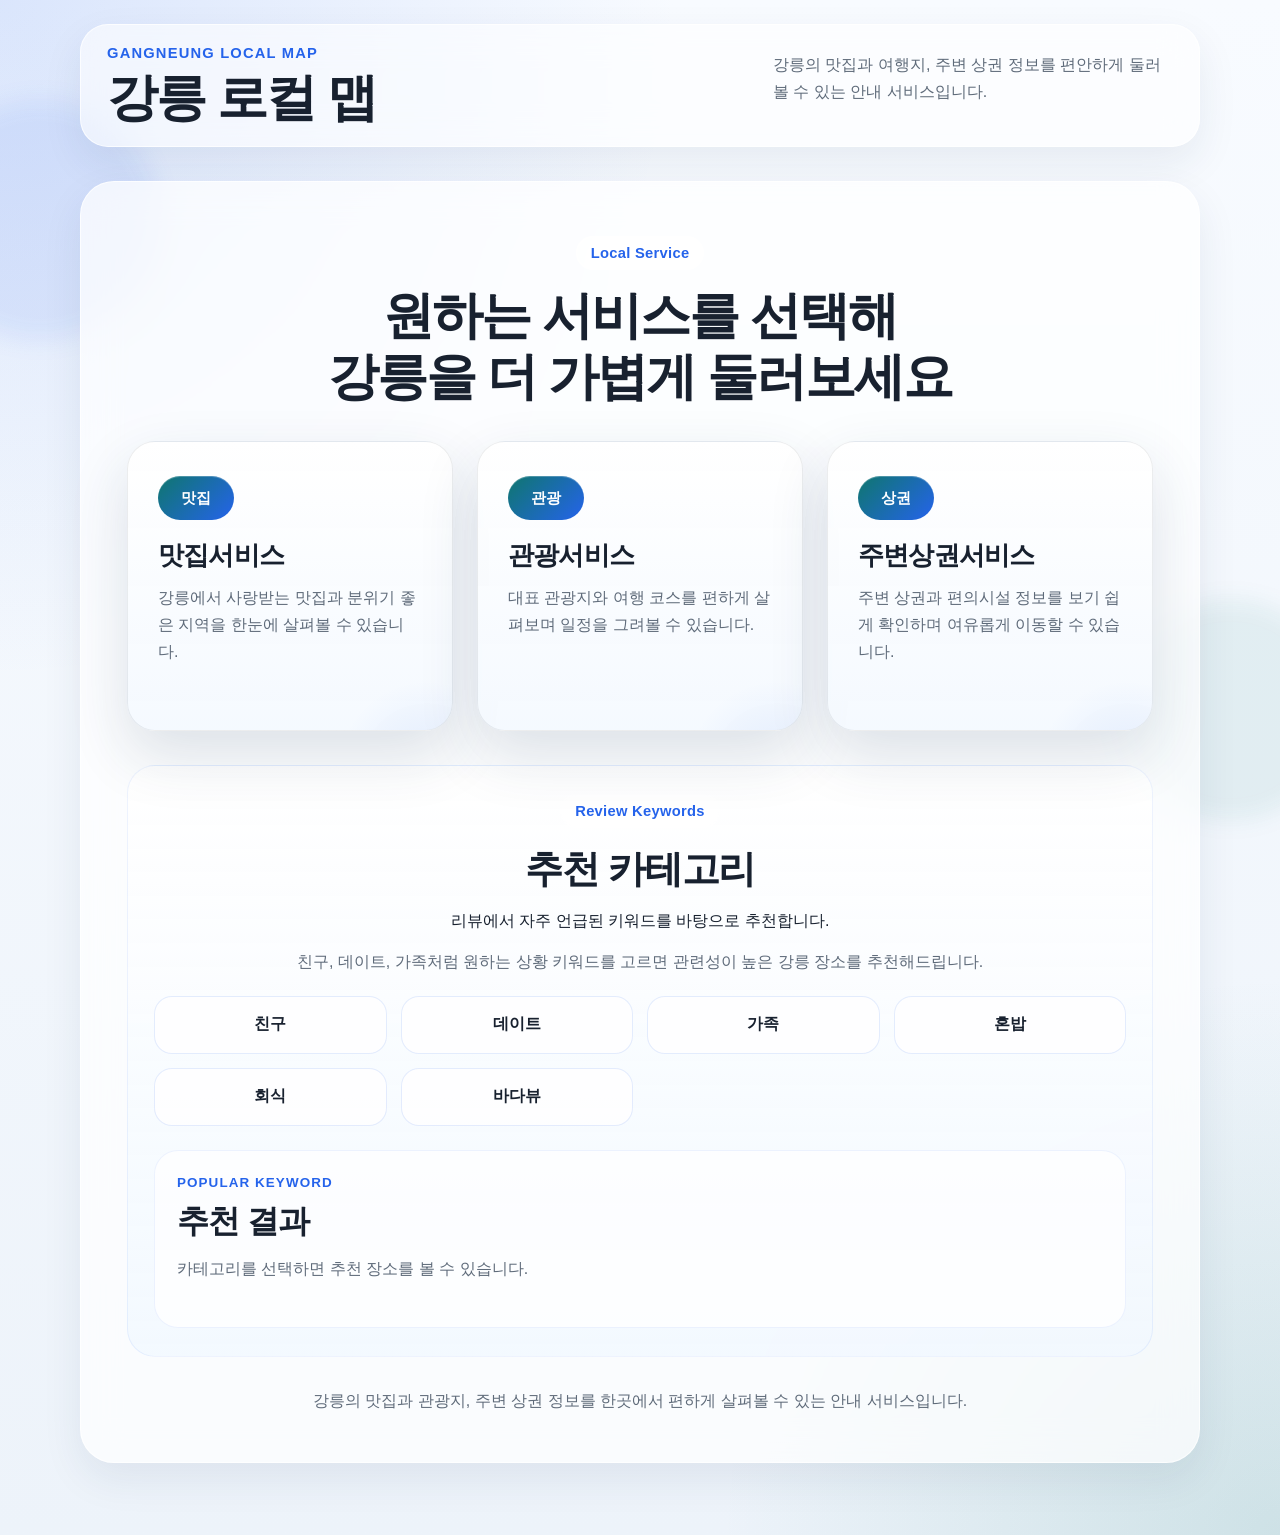
<file: index.html>
﻿<!DOCTYPE html>
<html lang="ko">
<head>
  <meta charset="UTF-8">
  <meta name="viewport" content="width=device-width, initial-scale=1.0">
  <title>강릉 로컬 맵</title>
  <link rel="stylesheet" href="styles.css">
</head>
<body class="home-page">
  <div class="bg-shape bg-shape-left"></div>
  <div class="bg-shape bg-shape-right"></div>

  <div class="page-shell">
    <header class="site-header">
      <div class="container site-header-inner">
        <a class="brand-block" href="index.html">
          <p class="brand-kicker">Gangneung Local Map</p>
          <h1 class="site-title">강릉 로컬 맵</h1>
        </a>
        <p class="site-subtitle">강릉의 맛집과 여행지, 주변 상권 정보를 편안하게 둘러볼 수 있는 안내 서비스입니다.</p>
      </div>
    </header>

    <main class="container home-main">
      <section class="content-panel home-panel">
        <div class="home-intro">
          <p class="eyebrow">Local Service</p>
          <h2>원하는 서비스를 선택해<br>강릉을 더 가볍게 둘러보세요</h2>
        </div>

        <section class="service-grid service-grid-home">
          <a class="service-card service-card-large" href="food.html">
            <span class="service-icon">맛집</span>
            <strong>맛집서비스</strong>
            <p>강릉에서 사랑받는 맛집과 분위기 좋은 지역을 한눈에 살펴볼 수 있습니다.</p>
          </a>

          <a class="service-card service-card-large" href="tour.html">
            <span class="service-icon">관광</span>
            <strong>관광서비스</strong>
            <p>대표 관광지와 여행 코스를 편하게 살펴보며 일정을 그려볼 수 있습니다.</p>
          </a>

          <a class="service-card service-card-large" href="business.html">
            <span class="service-icon">상권</span>
            <strong>주변상권서비스</strong>
            <p>주변 상권과 편의시설 정보를 보기 쉽게 확인하며 여유롭게 이동할 수 있습니다.</p>
          </a>
        </section>

        <section class="keyword-section">
          <div class="section-heading keyword-heading">
            <p class="eyebrow">Review Keywords</p>
            <h2>추천 카테고리</h2>
            <p>리뷰에서 자주 언급된 키워드를 바탕으로 추천합니다.</p>
            <p>친구, 데이트, 가족처럼 원하는 상황 키워드를 고르면 관련성이 높은 강릉 장소를 추천해드립니다.</p>
          </div>

          <div class="keyword-grid">
            <button class="keyword-chip" type="button" data-keyword-button="친구">친구</button>
            <button class="keyword-chip" type="button" data-keyword-button="데이트">데이트</button>
            <button class="keyword-chip" type="button" data-keyword-button="가족">가족</button>
            <button class="keyword-chip" type="button" data-keyword-button="혼밥">혼밥</button>
            <button class="keyword-chip" type="button" data-keyword-button="회식">회식</button>
            <button class="keyword-chip" type="button" data-keyword-button="바다뷰">바다뷰</button>
          </div>

          <div class="keyword-result-panel" data-keyword-results>
            <div class="keyword-result-header">
              <p class="detail-section-kicker">Popular Keyword</p>
              <h3>추천 결과</h3>
              <p>카테고리를 선택하면 추천 장소를 볼 수 있습니다.</p>
            </div>
            <div class="keyword-result-grid"></div>
          </div>
        </section>

        <p class="home-description">
          강릉의 맛집과 관광지, 주변 상권 정보를
          한곳에서 편하게 살펴볼 수 있는 안내 서비스입니다.
        </p>
      </section>
    </main>
  </div>

  <script src="script.js"></script>
</body>
</html>
</file>
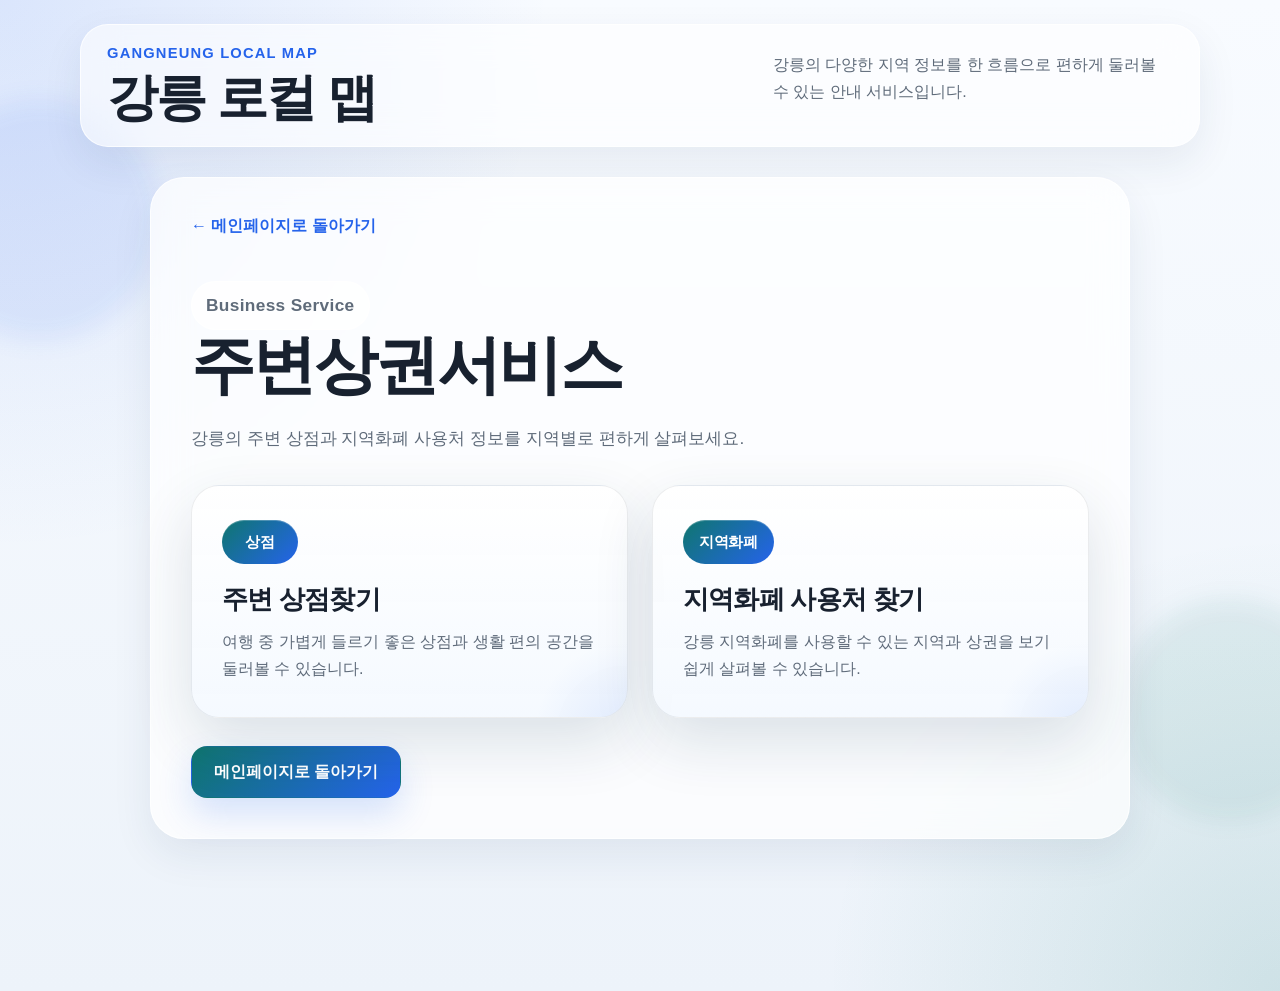
<file: business.html>
﻿<!DOCTYPE html>
<html lang="ko">
<head>
  <meta charset="UTF-8">
  <meta name="viewport" content="width=device-width, initial-scale=1.0">
  <title>강릉 로컬 맵 | 주변상권서비스</title>
  <link rel="stylesheet" href="styles.css">
</head>
<body class="sub-page">
  <div class="bg-shape bg-shape-left"></div>
  <div class="bg-shape bg-shape-right"></div>

  <div class="page-shell">
    <header class="site-header">
      <div class="container site-header-inner">
        <a class="brand-block" href="index.html">
          <p class="brand-kicker">Gangneung Local Map</p>
          <h1 class="site-title">강릉 로컬 맵</h1>
        </a>
        <p class="site-subtitle">강릉의 다양한 지역 정보를 한 흐름으로 편하게 둘러볼 수 있는 안내 서비스입니다.</p>
      </div>
    </header>

    <main class="container detail-page food-service-page">
      <section class="content-panel service-panel">
        <a class="back-link" href="index.html">← 메인페이지로 돌아가기</a>

        <section class="detail-hero food-service-hero">
          <p class="eyebrow">Business Service</p>
          <h1>주변상권서비스</h1>
          <p>강릉의 주변 상점과 지역화폐 사용처 정보를 지역별로 편하게 살펴보세요.</p>
        </section>

        <section class="action-grid">
          <a class="action-card" href="nearby-stores.html">
            <span class="action-badge">상점</span>
            <strong>주변 상점찾기</strong>
            <p>여행 중 가볍게 들르기 좋은 상점과 생활 편의 공간을 둘러볼 수 있습니다.</p>
          </a>

          <a class="action-card" href="local-currency.html">
            <span class="action-badge">지역화폐</span>
            <strong>지역화폐 사용처 찾기</strong>
            <p>강릉 지역화폐를 사용할 수 있는 지역과 상권을 보기 쉽게 살펴볼 수 있습니다.</p>
          </a>
        </section>

        <div class="page-actions">
          <a class="primary-link-button" href="index.html">메인페이지로 돌아가기</a>
        </div>
      </section>
    </main>
  </div>

  <script src="script.js"></script>
</body>
</html>
</file>
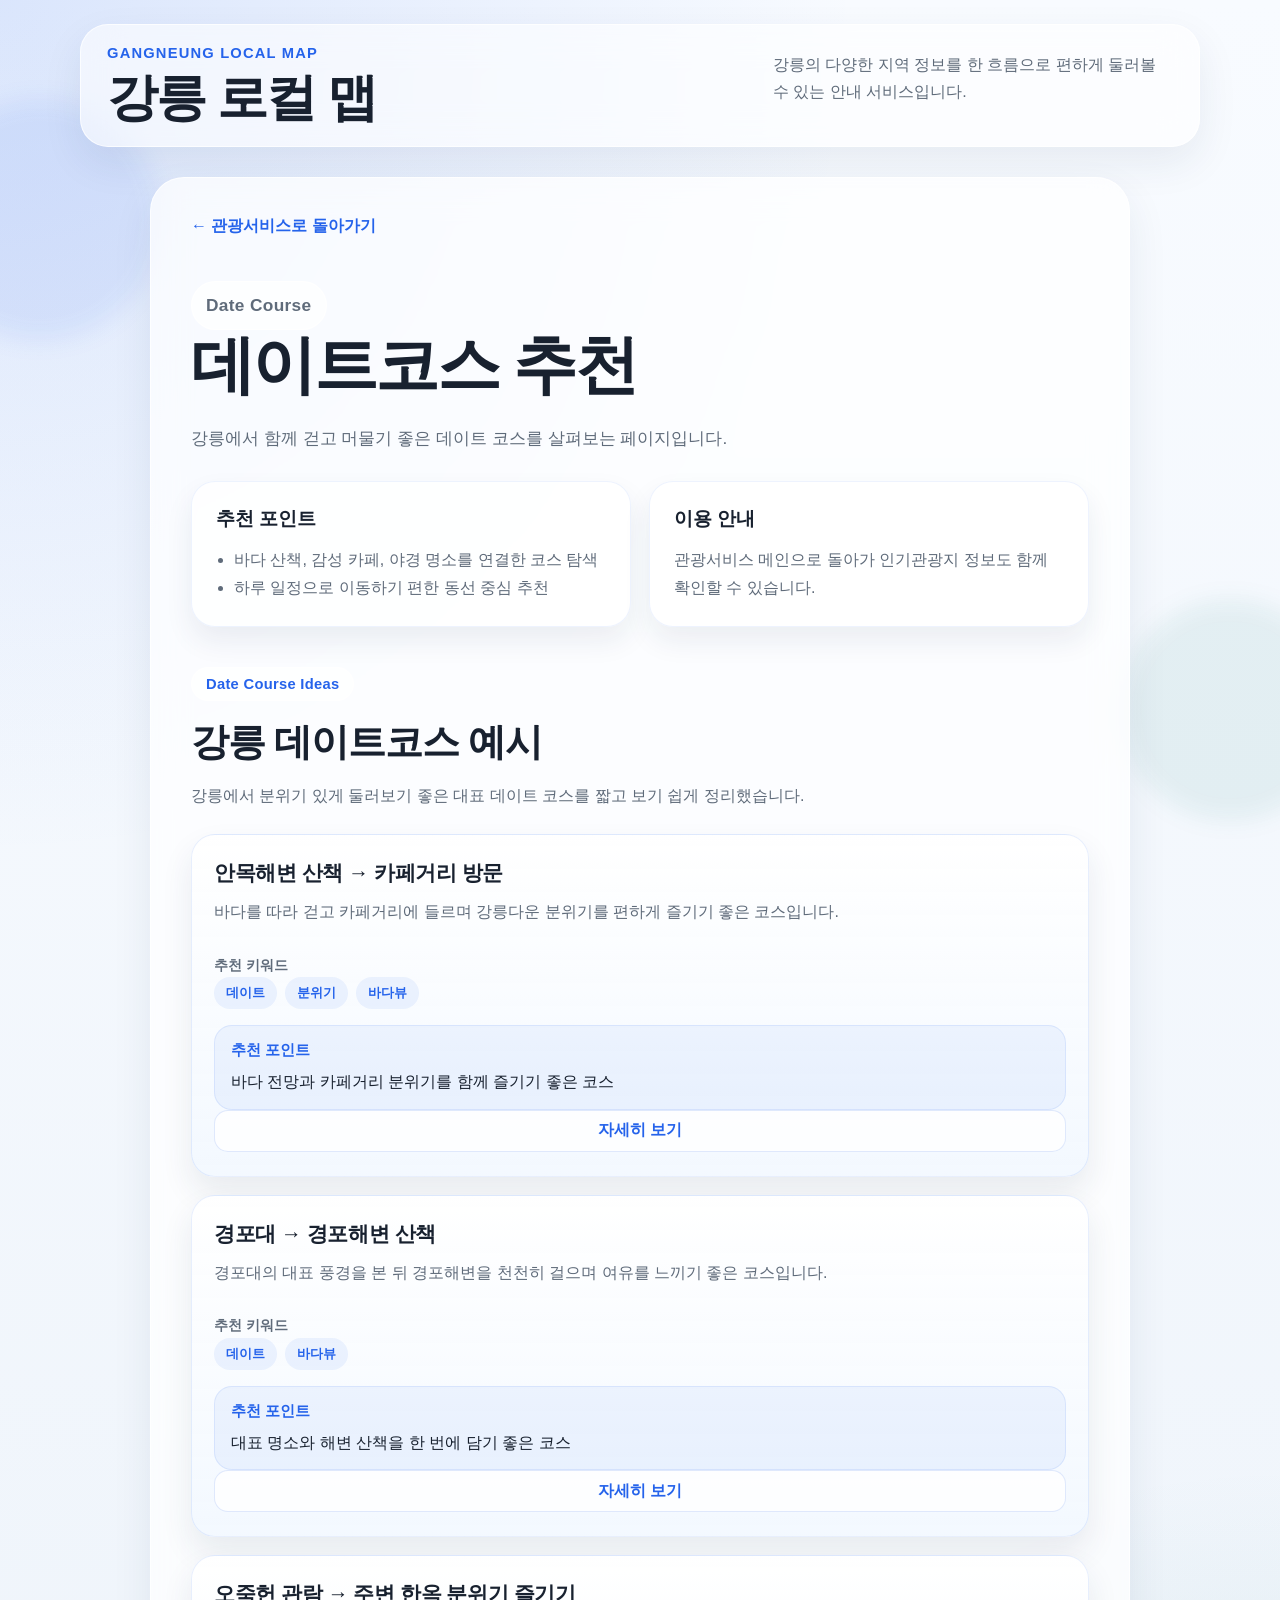
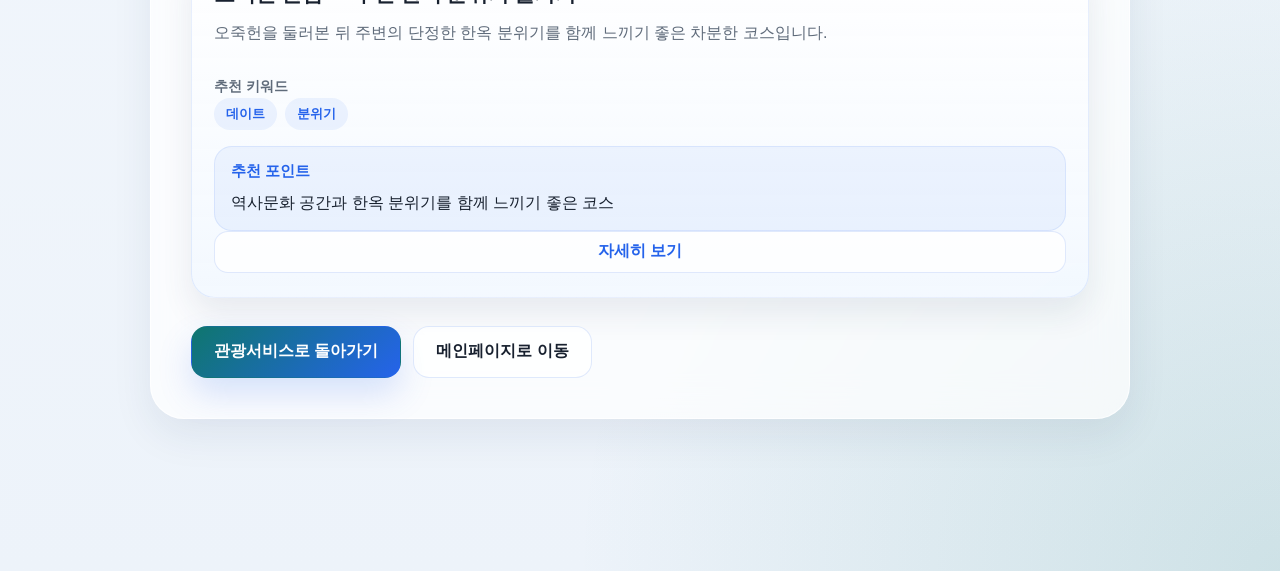
<file: date-course.html>
﻿<!DOCTYPE html>
<html lang="ko">
<head>
  <meta charset="UTF-8">
  <meta name="viewport" content="width=device-width, initial-scale=1.0">
  <title>강릉 로컬 맵 | 데이트코스 추천</title>
  <link rel="stylesheet" href="styles.css">
</head>
<body class="sub-page">
  <div class="bg-shape bg-shape-left"></div>
  <div class="bg-shape bg-shape-right"></div>
  <div class="page-shell">
    <header class="site-header">
      <div class="container site-header-inner">
        <a class="brand-block" href="index.html">
          <p class="brand-kicker">Gangneung Local Map</p>
          <h1 class="site-title">강릉 로컬 맵</h1>
        </a>
        <p class="site-subtitle">강릉의 다양한 지역 정보를 한 흐름으로 편하게 둘러볼 수 있는 안내 서비스입니다.</p>
      </div>
    </header>
    <main class="container detail-page food-service-page">
      <section class="content-panel detail-panel">
        <a class="back-link" href="tour.html">← 관광서비스로 돌아가기</a>
        <section class="detail-hero food-service-hero">
          <p class="eyebrow">Date Course</p>
          <h1>데이트코스 추천</h1>
          <p>강릉에서 함께 걷고 머물기 좋은 데이트 코스를 살펴보는 페이지입니다.</p>
        </section>
        <section class="detail-summary-grid">
          <article class="summary-card">
            <h2>추천 포인트</h2>
            <ul>
              <li>바다 산책, 감성 카페, 야경 명소를 연결한 코스 탐색</li>
              <li>하루 일정으로 이동하기 편한 동선 중심 추천</li>
            </ul>
          </article>
          <article class="summary-card">
            <h2>이용 안내</h2>
            <p>관광서비스 메인으로 돌아가 인기관광지 정보도 함께 확인할 수 있습니다.</p>
          </article>
        </section>

        <section class="spotlight-section">
          <div class="section-heading">
            <p class="eyebrow">Date Course Ideas</p>
            <h2>강릉 데이트코스 예시</h2>
            <p>강릉에서 분위기 있게 둘러보기 좋은 대표 데이트 코스를 짧고 보기 쉽게 정리했습니다.</p>
          </div>

          <div class="course-list">
            <article class="course-card" data-place-card="date-course-anmok">
              <h3>안목해변 산책 → 카페거리 방문</h3>
              <p>바다를 따라 걷고 카페거리에 들르며 강릉다운 분위기를 편하게 즐기기 좋은 코스입니다.</p>
              <div class="point-box">
                <strong>추천 포인트</strong>
                <p>바다 전망과 카페거리 분위기를 함께 즐기기 좋은 코스</p>
              </div>
              <button class="detail-link-button" type="button" data-place-button="date-course-anmok">자세히 보기</button>
            </article>

            <article class="course-card" data-place-card="date-course-gyeongpo">
              <h3>경포대 → 경포해변 산책</h3>
              <p>경포대의 대표 풍경을 본 뒤 경포해변을 천천히 걸으며 여유를 느끼기 좋은 코스입니다.</p>
              <div class="point-box">
                <strong>추천 포인트</strong>
                <p>대표 명소와 해변 산책을 한 번에 담기 좋은 코스</p>
              </div>
              <button class="detail-link-button" type="button" data-place-button="date-course-gyeongpo">자세히 보기</button>
            </article>

            <article class="course-card" data-place-card="date-course-ojukheon">
              <h3>오죽헌 관람 → 주변 한옥 분위기 즐기기</h3>
              <p>오죽헌을 둘러본 뒤 주변의 단정한 한옥 분위기를 함께 느끼기 좋은 차분한 코스입니다.</p>
              <div class="point-box">
                <strong>추천 포인트</strong>
                <p>역사문화 공간과 한옥 분위기를 함께 느끼기 좋은 코스</p>
              </div>
              <button class="detail-link-button" type="button" data-place-button="date-course-ojukheon">자세히 보기</button>
            </article>
          </div>
        </section>

        <div class="page-actions">
          <a class="primary-link-button" href="tour.html">관광서비스로 돌아가기</a>
          <a class="secondary-link-button" href="index.html">메인페이지로 이동</a>
        </div>
      </section>
    </main>
  </div>
  <script src="script.js"></script>
</body>
</html>
</file>
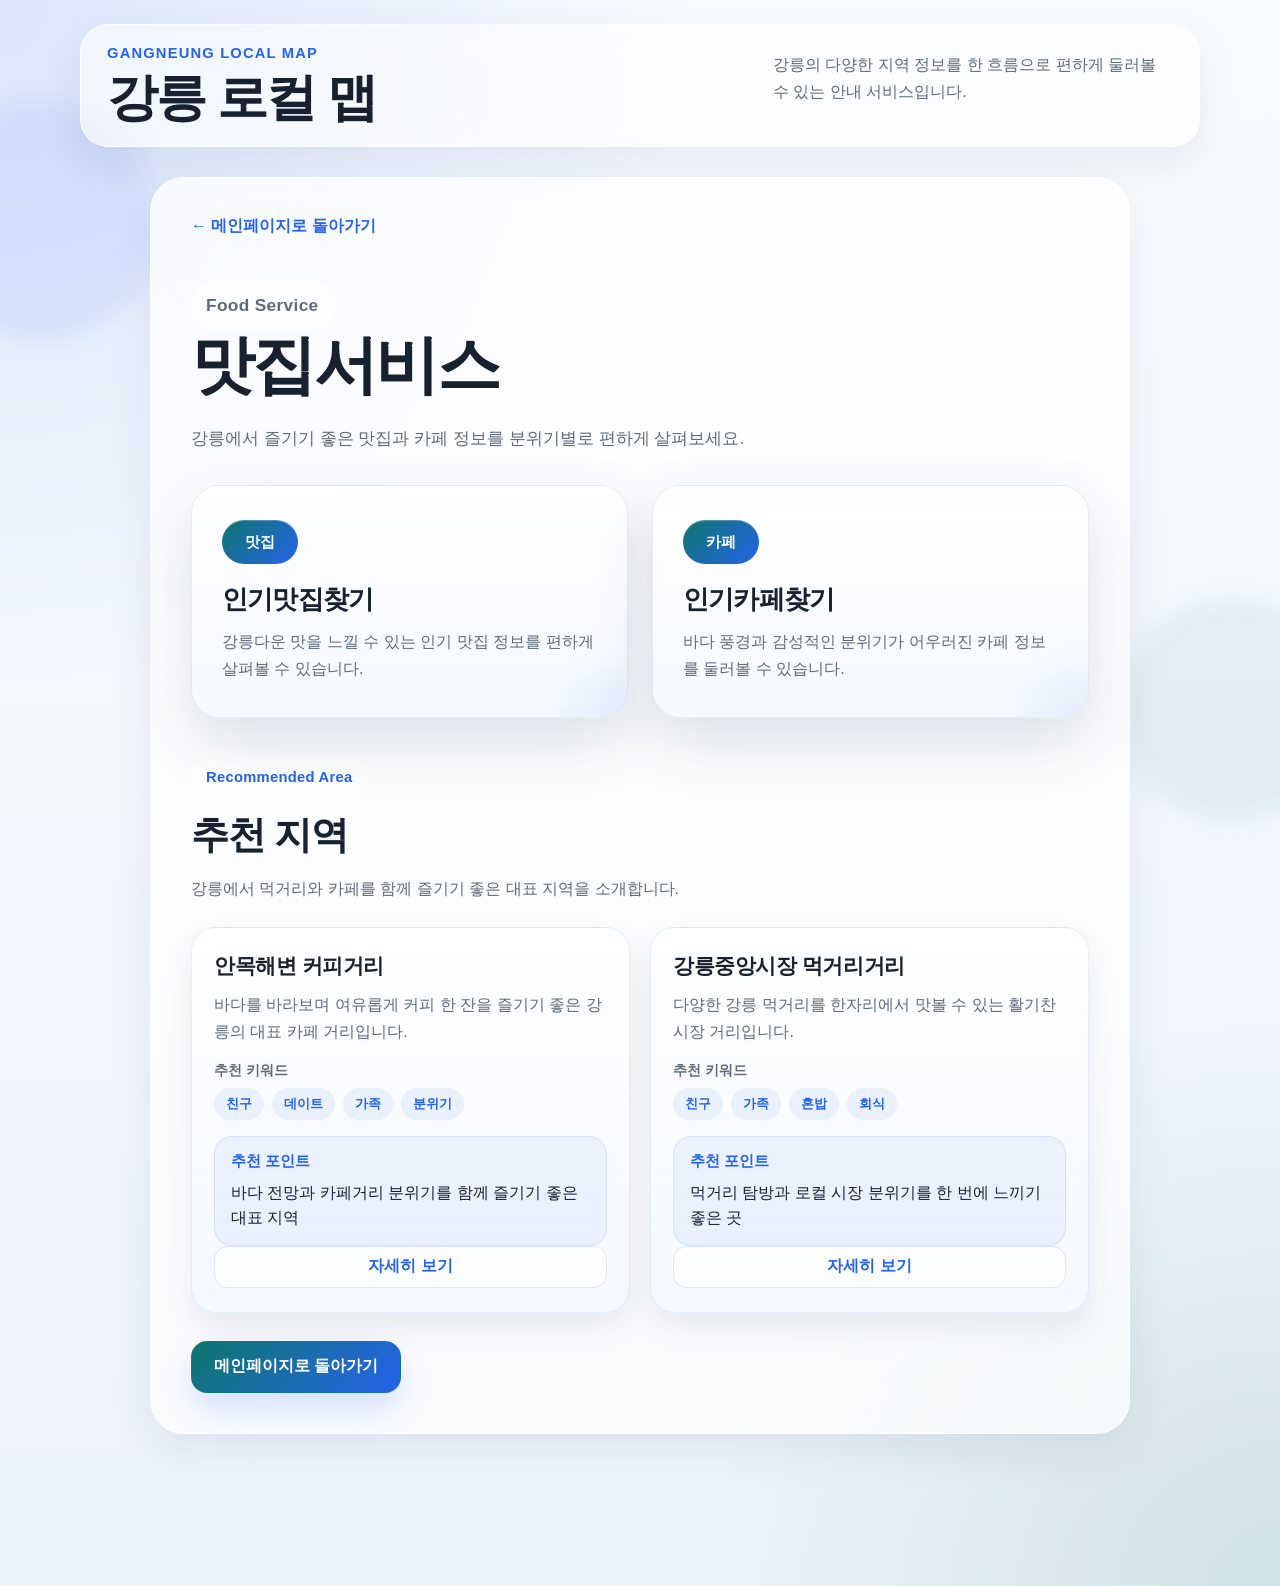
<file: food.html>
﻿<!DOCTYPE html>
<html lang="ko">
<head>
  <meta charset="UTF-8">
  <meta name="viewport" content="width=device-width, initial-scale=1.0">
  <title>강릉 로컬 맵 | 맛집서비스</title>
  <link rel="stylesheet" href="styles.css">
</head>
<body class="sub-page">
  <div class="bg-shape bg-shape-left"></div>
  <div class="bg-shape bg-shape-right"></div>

  <div class="page-shell">
    <header class="site-header">
      <div class="container site-header-inner">
        <a class="brand-block" href="index.html">
          <p class="brand-kicker">Gangneung Local Map</p>
          <h1 class="site-title">강릉 로컬 맵</h1>
        </a>
        <p class="site-subtitle">강릉의 다양한 지역 정보를 한 흐름으로 편하게 둘러볼 수 있는 안내 서비스입니다.</p>
      </div>
    </header>

    <main class="container detail-page food-service-page">
      <section class="content-panel service-panel">
        <a class="back-link" href="index.html">← 메인페이지로 돌아가기</a>

        <section class="detail-hero food-service-hero">
          <p class="eyebrow">Food Service</p>
          <h1>맛집서비스</h1>
          <p>강릉에서 즐기기 좋은 맛집과 카페 정보를 분위기별로 편하게 살펴보세요.</p>
        </section>

        <section class="action-grid">
          <a class="action-card" href="popular-restaurants.html">
            <span class="action-badge">맛집</span>
            <strong>인기맛집찾기</strong>
            <p>강릉다운 맛을 느낄 수 있는 인기 맛집 정보를 편하게 살펴볼 수 있습니다.</p>
          </a>

          <a class="action-card" href="popular-cafes.html">
            <span class="action-badge">카페</span>
            <strong>인기카페찾기</strong>
            <p>바다 풍경과 감성적인 분위기가 어우러진 카페 정보를 둘러볼 수 있습니다.</p>
          </a>
        </section>

        <section class="recommend-section">
          <div class="section-heading">
            <p class="eyebrow">Recommended Area</p>
            <h2>추천 지역</h2>
            <p>강릉에서 먹거리와 카페를 함께 즐기기 좋은 대표 지역을 소개합니다.</p>
          </div>

          <div class="recommend-grid">
            <article class="recommend-card" data-place-card="anmok-coffee-street">
              <h3>안목해변 커피거리</h3>
              <p class="recommend-summary">바다를 바라보며 여유롭게 커피 한 잔을 즐기기 좋은 강릉의 대표 카페 거리입니다.</p>
              <div class="point-box">
                <strong>추천 포인트</strong>
                <p>바다 전망과 카페거리 분위기를 함께 즐기기 좋은 대표 지역</p>
              </div>
              <button class="detail-link-button" type="button" data-place-button="anmok-coffee-street">자세히 보기</button>
            </article>

            <article class="recommend-card" data-place-card="jungang-market-food-street">
              <h3>강릉중앙시장 먹거리거리</h3>
              <p class="recommend-summary">다양한 강릉 먹거리를 한자리에서 맛볼 수 있는 활기찬 시장 거리입니다.</p>
              <div class="point-box">
                <strong>추천 포인트</strong>
                <p>먹거리 탐방과 로컬 시장 분위기를 한 번에 느끼기 좋은 곳</p>
              </div>
              <button class="detail-link-button" type="button" data-place-button="jungang-market-food-street">자세히 보기</button>
            </article>
          </div>
        </section>

        <div class="page-actions">
          <a class="primary-link-button" href="index.html">메인페이지로 돌아가기</a>
        </div>
      </section>
    </main>
  </div>

  <script src="script.js"></script>
</body>
</html>
</file>
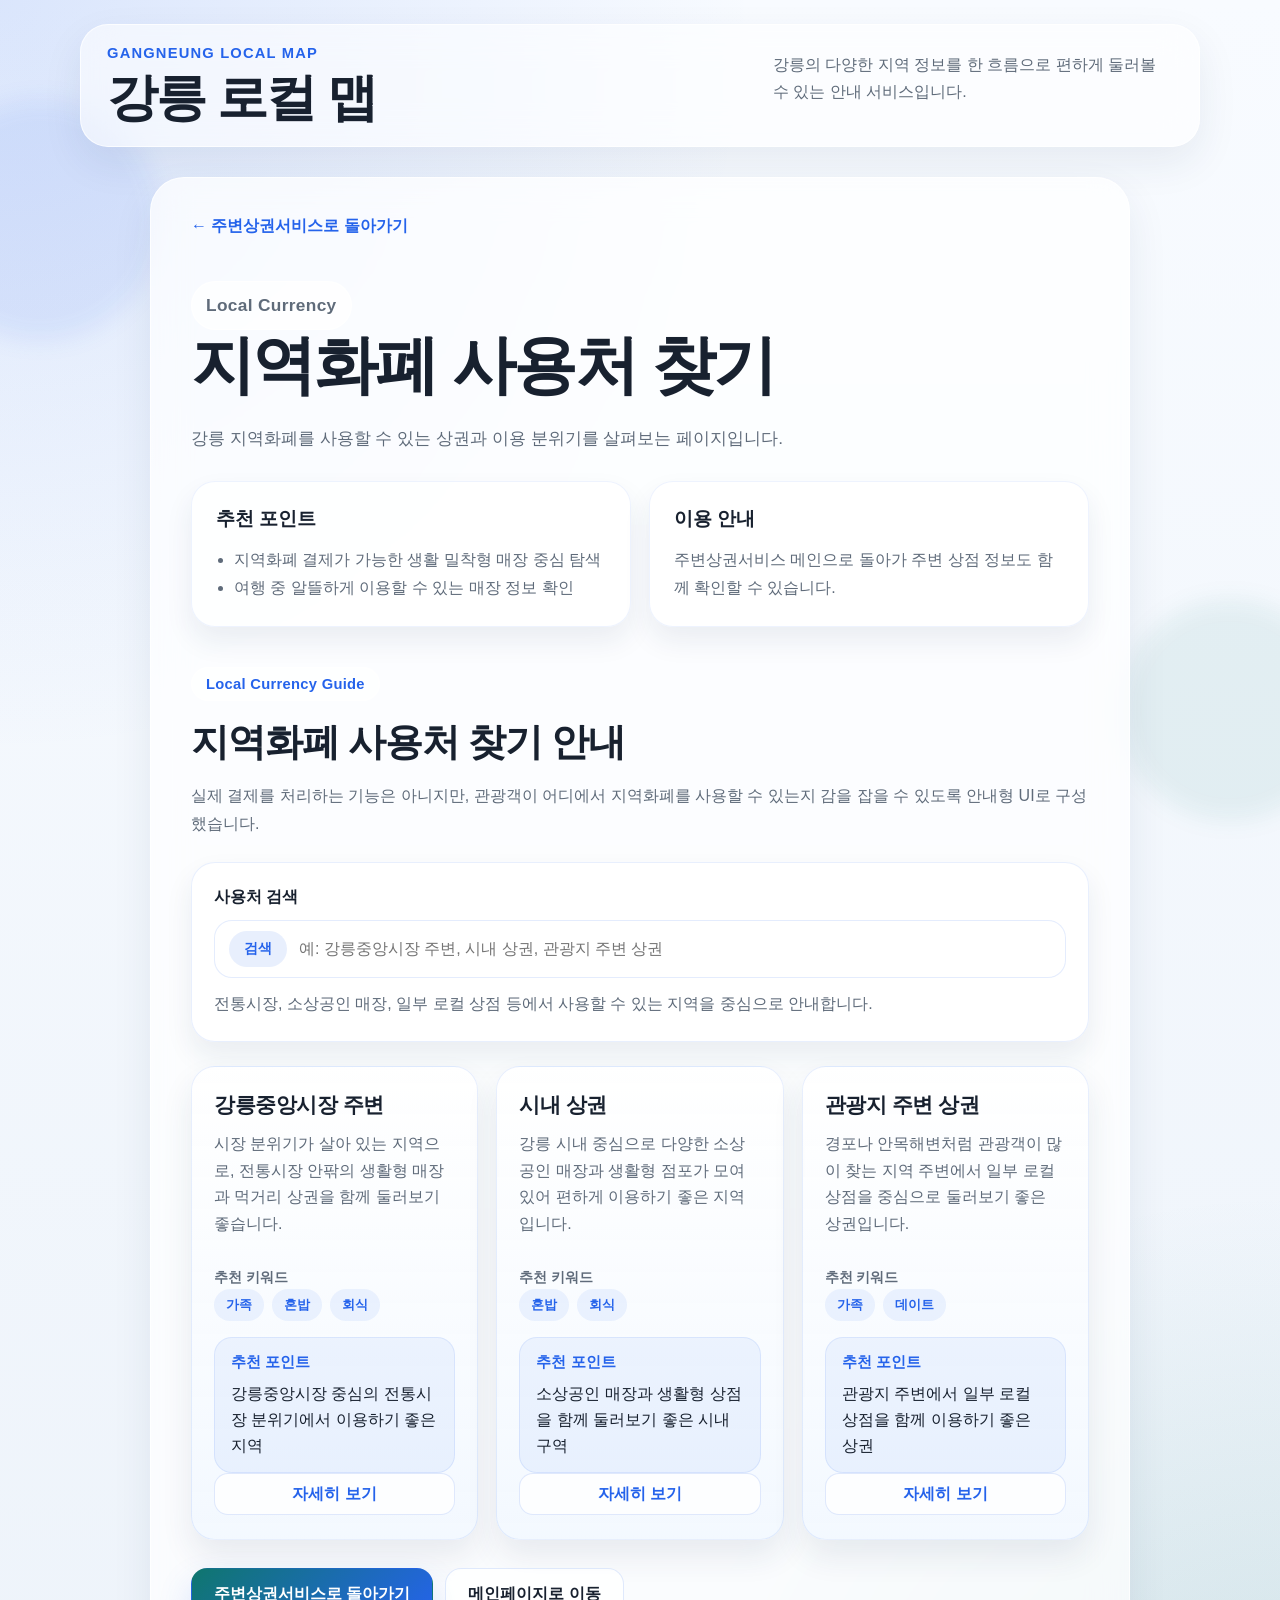
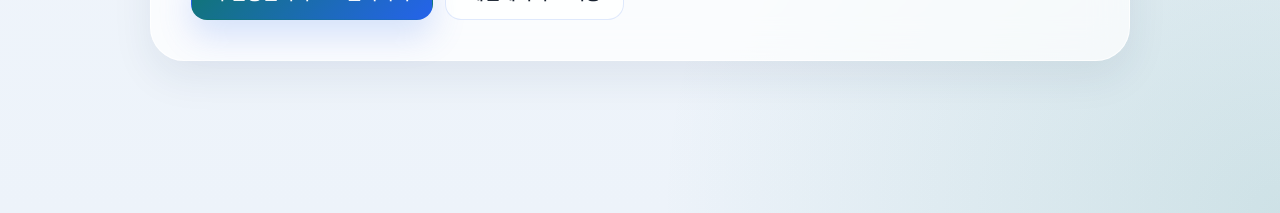
<file: local-currency.html>
﻿<!DOCTYPE html>
<html lang="ko">
<head>
  <meta charset="UTF-8">
  <meta name="viewport" content="width=device-width, initial-scale=1.0">
  <title>강릉 로컬 맵 | 지역화폐 사용처 찾기</title>
  <link rel="stylesheet" href="styles.css">
</head>
<body class="sub-page">
  <div class="bg-shape bg-shape-left"></div>
  <div class="bg-shape bg-shape-right"></div>
  <div class="page-shell">
    <header class="site-header">
      <div class="container site-header-inner">
        <a class="brand-block" href="index.html">
          <p class="brand-kicker">Gangneung Local Map</p>
          <h1 class="site-title">강릉 로컬 맵</h1>
        </a>
        <p class="site-subtitle">강릉의 다양한 지역 정보를 한 흐름으로 편하게 둘러볼 수 있는 안내 서비스입니다.</p>
      </div>
    </header>
    <main class="container detail-page food-service-page">
      <section class="content-panel detail-panel">
        <a class="back-link" href="business.html">← 주변상권서비스로 돌아가기</a>
        <section class="detail-hero food-service-hero">
          <p class="eyebrow">Local Currency</p>
          <h1>지역화폐 사용처 찾기</h1>
          <p>강릉 지역화폐를 사용할 수 있는 상권과 이용 분위기를 살펴보는 페이지입니다.</p>
        </section>
        <section class="detail-summary-grid">
          <article class="summary-card">
            <h2>추천 포인트</h2>
            <ul>
              <li>지역화폐 결제가 가능한 생활 밀착형 매장 중심 탐색</li>
              <li>여행 중 알뜰하게 이용할 수 있는 매장 정보 확인</li>
            </ul>
          </article>
          <article class="summary-card">
            <h2>이용 안내</h2>
            <p>주변상권서비스 메인으로 돌아가 주변 상점 정보도 함께 확인할 수 있습니다.</p>
          </article>
        </section>

        <section class="currency-section">
          <div class="section-heading">
            <p class="eyebrow">Local Currency Guide</p>
            <h2>지역화폐 사용처 찾기 안내</h2>
            <p>실제 결제를 처리하는 기능은 아니지만, 관광객이 어디에서 지역화폐를 사용할 수 있는지 감을 잡을 수 있도록 안내형 UI로 구성했습니다.</p>
          </div>

          <div class="search-panel">
            <label class="search-label" for="currency-search">사용처 검색</label>
            <div class="search-bar">
              <span class="search-icon">검색</span>
              <input id="currency-search" type="text" placeholder="예: 강릉중앙시장 주변, 시내 상권, 관광지 주변 상권" aria-label="지역화폐 사용처 검색 예시">
            </div>
            <p class="search-note">전통시장, 소상공인 매장, 일부 로컬 상점 등에서 사용할 수 있는 지역을 중심으로 안내합니다.</p>
          </div>

          <div class="currency-grid">
            <article class="currency-card" data-place-card="currency-jungang-market">
              <h3>강릉중앙시장 주변</h3>
              <p>시장 분위기가 살아 있는 지역으로, 전통시장 안팎의 생활형 매장과 먹거리 상권을 함께 둘러보기 좋습니다.</p>
              <div class="point-box">
                <strong>추천 포인트</strong>
                <p>강릉중앙시장 중심의 전통시장 분위기에서 이용하기 좋은 지역</p>
              </div>
              <button class="detail-link-button" type="button" data-place-button="currency-jungang-market">자세히 보기</button>
            </article>

            <article class="currency-card" data-place-card="currency-downtown">
              <h3>시내 상권</h3>
              <p>강릉 시내 중심으로 다양한 소상공인 매장과 생활형 점포가 모여 있어 편하게 이용하기 좋은 지역입니다.</p>
              <div class="point-box">
                <strong>추천 포인트</strong>
                <p>소상공인 매장과 생활형 상점을 함께 둘러보기 좋은 시내 구역</p>
              </div>
              <button class="detail-link-button" type="button" data-place-button="currency-downtown">자세히 보기</button>
            </article>

            <article class="currency-card" data-place-card="currency-tourist-area">
              <h3>관광지 주변 상권</h3>
              <p>경포나 안목해변처럼 관광객이 많이 찾는 지역 주변에서 일부 로컬 상점을 중심으로 둘러보기 좋은 상권입니다.</p>
              <div class="point-box">
                <strong>추천 포인트</strong>
                <p>관광지 주변에서 일부 로컬 상점을 함께 이용하기 좋은 상권</p>
              </div>
              <button class="detail-link-button" type="button" data-place-button="currency-tourist-area">자세히 보기</button>
            </article>
          </div>
        </section>

        <div class="page-actions">
          <a class="primary-link-button" href="business.html">주변상권서비스로 돌아가기</a>
          <a class="secondary-link-button" href="index.html">메인페이지로 이동</a>
        </div>
      </section>
    </main>
  </div>
  <script src="script.js"></script>
</body>
</html>
</file>
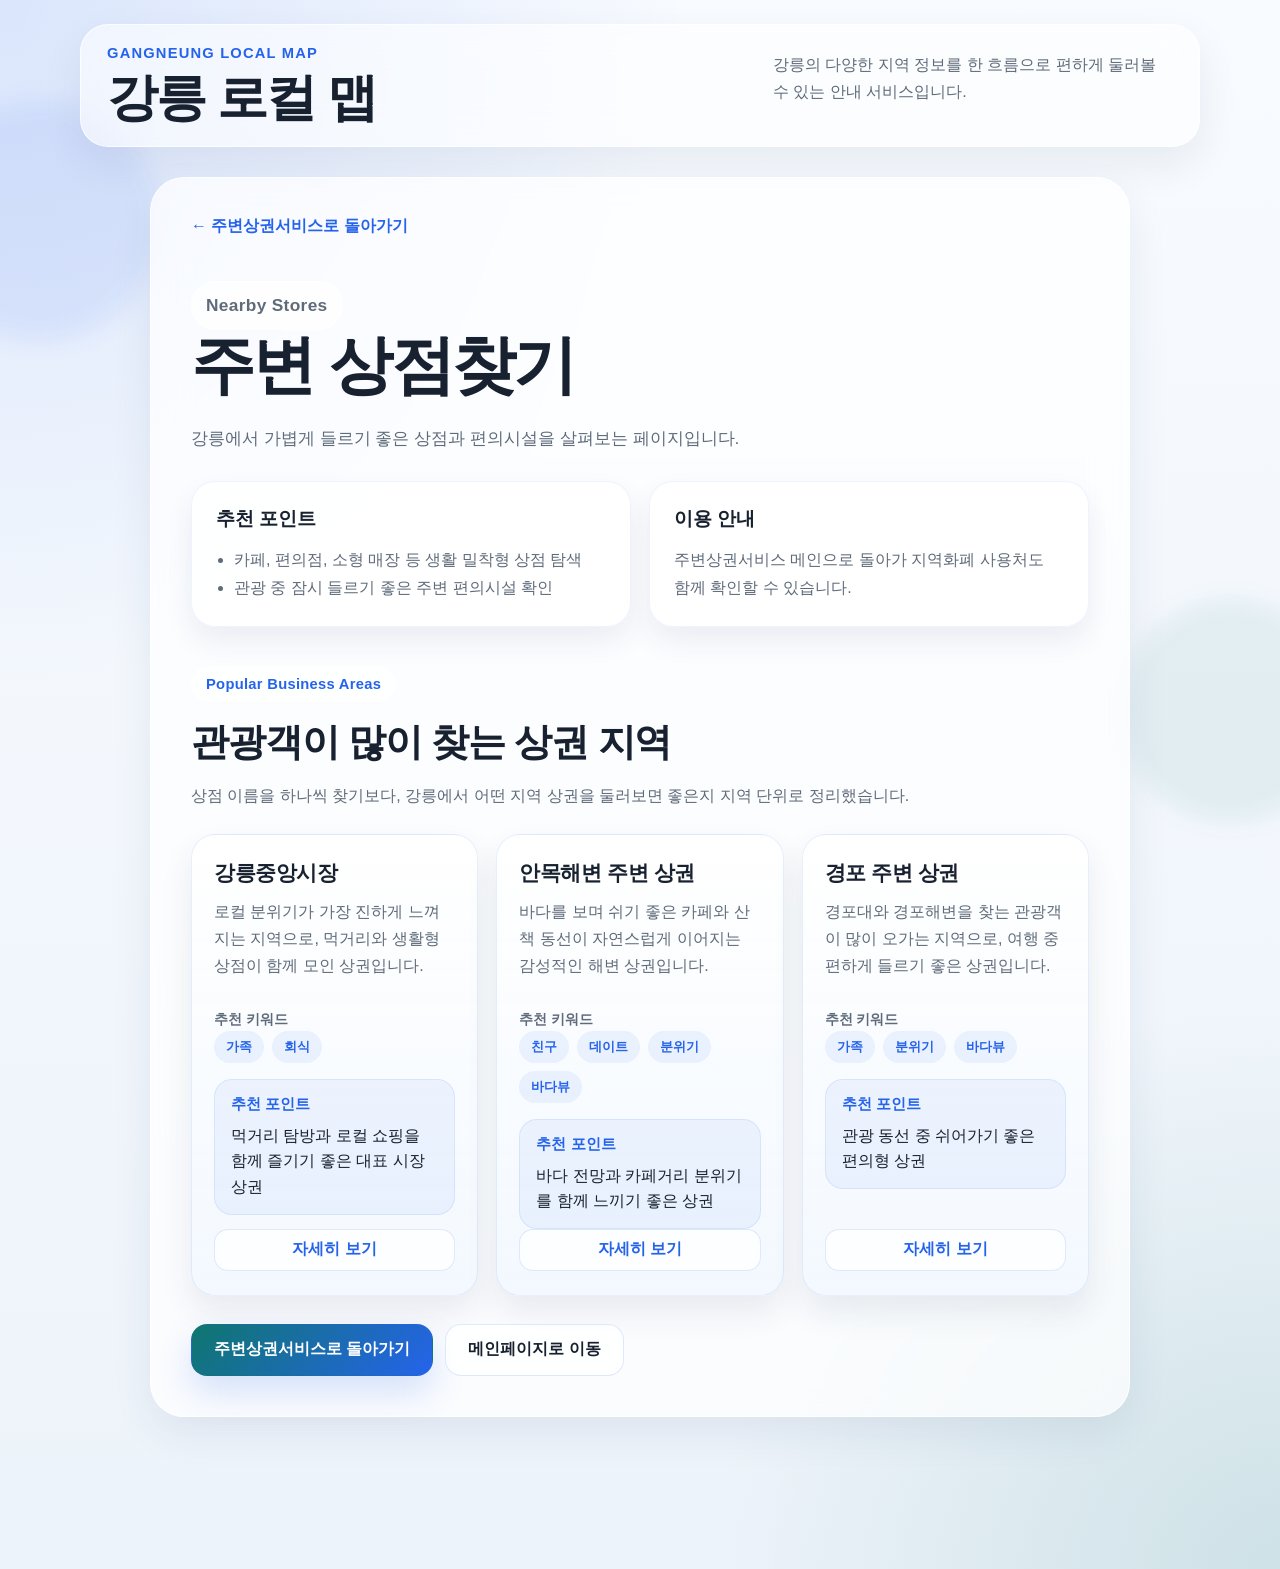
<file: nearby-stores.html>
﻿<!DOCTYPE html>
<html lang="ko">
<head>
  <meta charset="UTF-8">
  <meta name="viewport" content="width=device-width, initial-scale=1.0">
  <title>강릉 로컬 맵 | 주변 상점찾기</title>
  <link rel="stylesheet" href="styles.css">
</head>
<body class="sub-page">
  <div class="bg-shape bg-shape-left"></div>
  <div class="bg-shape bg-shape-right"></div>
  <div class="page-shell">
    <header class="site-header">
      <div class="container site-header-inner">
        <a class="brand-block" href="index.html">
          <p class="brand-kicker">Gangneung Local Map</p>
          <h1 class="site-title">강릉 로컬 맵</h1>
        </a>
        <p class="site-subtitle">강릉의 다양한 지역 정보를 한 흐름으로 편하게 둘러볼 수 있는 안내 서비스입니다.</p>
      </div>
    </header>
    <main class="container detail-page food-service-page">
      <section class="content-panel detail-panel">
        <a class="back-link" href="business.html">← 주변상권서비스로 돌아가기</a>
        <section class="detail-hero food-service-hero">
          <p class="eyebrow">Nearby Stores</p>
          <h1>주변 상점찾기</h1>
          <p>강릉에서 가볍게 들르기 좋은 상점과 편의시설을 살펴보는 페이지입니다.</p>
        </section>
        <section class="detail-summary-grid">
          <article class="summary-card">
            <h2>추천 포인트</h2>
            <ul>
              <li>카페, 편의점, 소형 매장 등 생활 밀착형 상점 탐색</li>
              <li>관광 중 잠시 들르기 좋은 주변 편의시설 확인</li>
            </ul>
          </article>
          <article class="summary-card">
            <h2>이용 안내</h2>
            <p>주변상권서비스 메인으로 돌아가 지역화폐 사용처도 함께 확인할 수 있습니다.</p>
          </article>
        </section>

        <section class="spotlight-section">
          <div class="section-heading">
            <p class="eyebrow">Popular Business Areas</p>
            <h2>관광객이 많이 찾는 상권 지역</h2>
            <p>상점 이름을 하나씩 찾기보다, 강릉에서 어떤 지역 상권을 둘러보면 좋은지 지역 단위로 정리했습니다.</p>
          </div>

          <div class="spotlight-grid">
            <article class="spotlight-card" data-place-card="jungang-market-area">
              <h3>강릉중앙시장</h3>
              <p>로컬 분위기가 가장 진하게 느껴지는 지역으로, 먹거리와 생활형 상점이 함께 모인 상권입니다.</p>
              <div class="point-box">
                <strong>추천 포인트</strong>
                <p>먹거리 탐방과 로컬 쇼핑을 함께 즐기기 좋은 대표 시장 상권</p>
              </div>
              <button class="detail-link-button" type="button" data-place-button="jungang-market-area">자세히 보기</button>
            </article>

            <article class="spotlight-card" data-place-card="anmok-commercial-area">
              <h3>안목해변 주변 상권</h3>
              <p>바다를 보며 쉬기 좋은 카페와 산책 동선이 자연스럽게 이어지는 감성적인 해변 상권입니다.</p>
              <div class="point-box">
                <strong>추천 포인트</strong>
                <p>바다 전망과 카페거리 분위기를 함께 느끼기 좋은 상권</p>
              </div>
              <button class="detail-link-button" type="button" data-place-button="anmok-commercial-area">자세히 보기</button>
            </article>

            <article class="spotlight-card" data-place-card="gyeongpo-commercial-area">
              <h3>경포 주변 상권</h3>
              <p>경포대와 경포해변을 찾는 관광객이 많이 오가는 지역으로, 여행 중 편하게 들르기 좋은 상권입니다.</p>
              <div class="point-box">
                <strong>추천 포인트</strong>
                <p>관광 동선 중 쉬어가기 좋은 편의형 상권</p>
              </div>
              <button class="detail-link-button" type="button" data-place-button="gyeongpo-commercial-area">자세히 보기</button>
            </article>
          </div>
        </section>

        <div class="page-actions">
          <a class="primary-link-button" href="business.html">주변상권서비스로 돌아가기</a>
          <a class="secondary-link-button" href="index.html">메인페이지로 이동</a>
        </div>
      </section>
    </main>
  </div>
  <script src="script.js"></script>
</body>
</html>
</file>
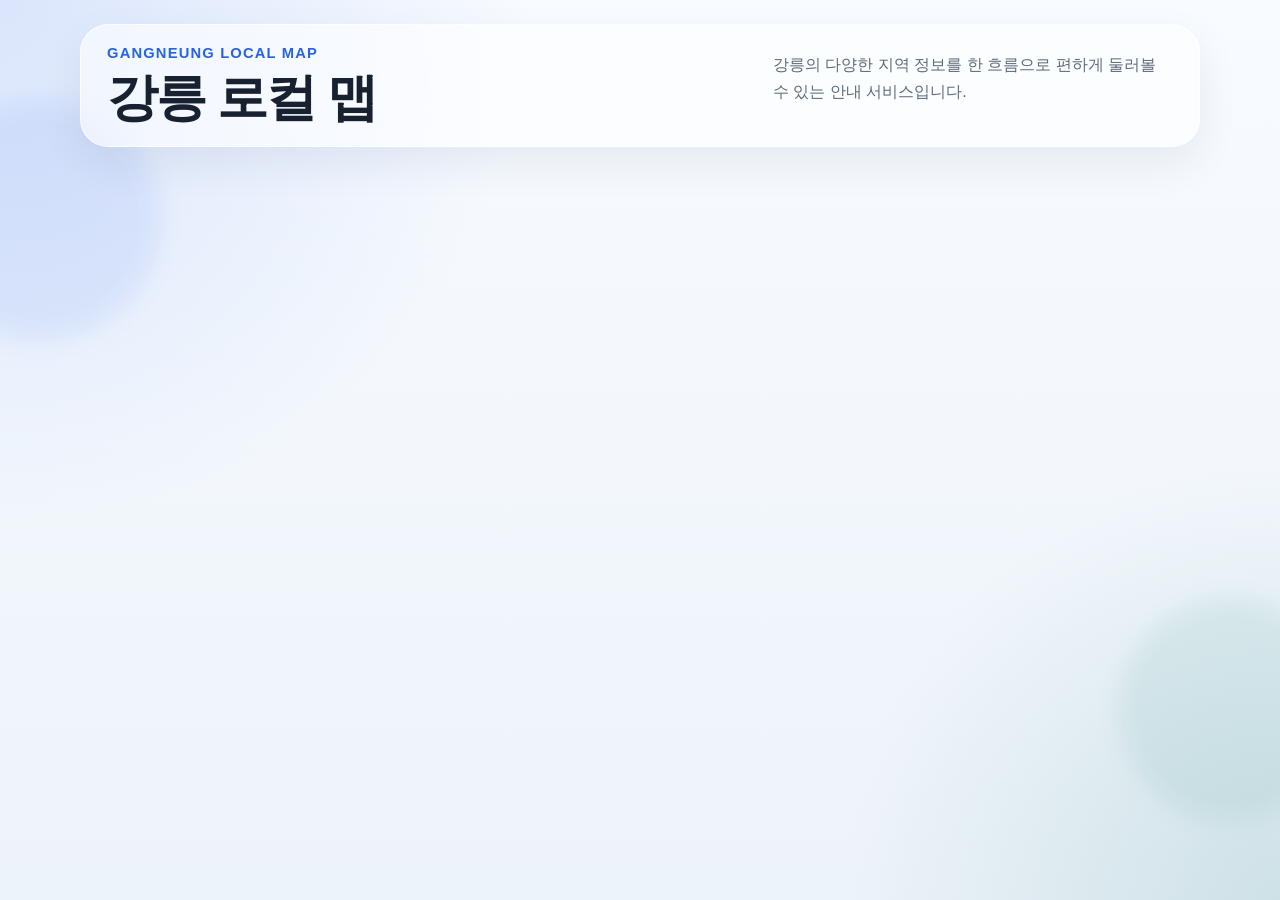
<file: place-detail.html>
﻿<!DOCTYPE html>
<html lang="ko">
<head>
  <meta charset="UTF-8">
  <meta name="viewport" content="width=device-width, initial-scale=1.0">
  <title>강릉 로컬 맵 | 장소 상세보기</title>
  <link rel="stylesheet" href="styles.css">
</head>
<body class="sub-page">
  <div class="bg-shape bg-shape-left"></div>
  <div class="bg-shape bg-shape-right"></div>
  <div class="page-shell">
    <header class="site-header">
      <div class="container site-header-inner">
        <a class="brand-block" href="index.html">
          <p class="brand-kicker">Gangneung Local Map</p>
          <h1 class="site-title">강릉 로컬 맵</h1>
        </a>
        <p class="site-subtitle">강릉의 다양한 지역 정보를 한 흐름으로 편하게 둘러볼 수 있는 안내 서비스입니다.</p>
      </div>
    </header>

    <main class="container detail-page food-service-page" data-place-detail></main>
  </div>

  <script src="script.js"></script>
</body>
</html>
</file>
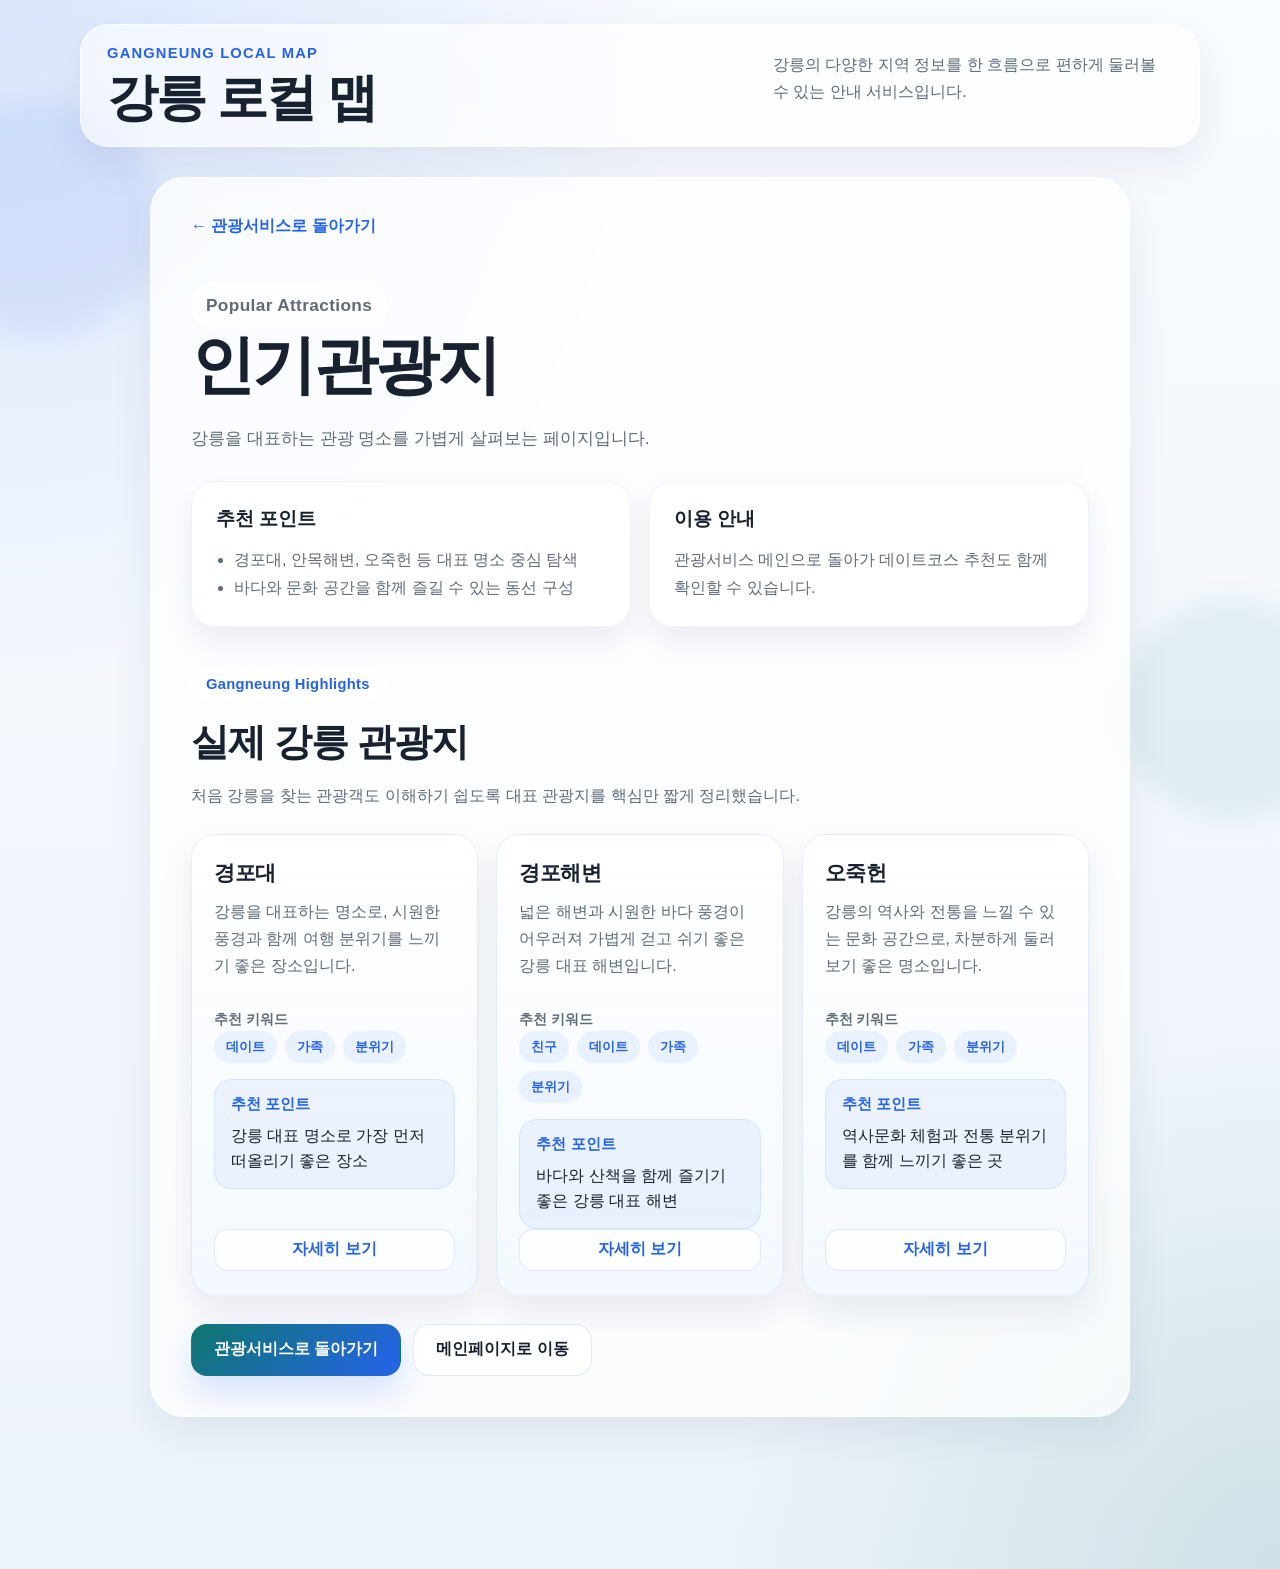
<file: popular-attractions.html>
﻿<!DOCTYPE html>
<html lang="ko">
<head>
  <meta charset="UTF-8">
  <meta name="viewport" content="width=device-width, initial-scale=1.0">
  <title>강릉 로컬 맵 | 인기관광지</title>
  <link rel="stylesheet" href="styles.css">
</head>
<body class="sub-page">
  <div class="bg-shape bg-shape-left"></div>
  <div class="bg-shape bg-shape-right"></div>
  <div class="page-shell">
    <header class="site-header">
      <div class="container site-header-inner">
        <a class="brand-block" href="index.html">
          <p class="brand-kicker">Gangneung Local Map</p>
          <h1 class="site-title">강릉 로컬 맵</h1>
        </a>
        <p class="site-subtitle">강릉의 다양한 지역 정보를 한 흐름으로 편하게 둘러볼 수 있는 안내 서비스입니다.</p>
      </div>
    </header>
    <main class="container detail-page food-service-page">
      <section class="content-panel detail-panel">
        <a class="back-link" href="tour.html">← 관광서비스로 돌아가기</a>
        <section class="detail-hero food-service-hero">
          <p class="eyebrow">Popular Attractions</p>
          <h1>인기관광지</h1>
          <p>강릉을 대표하는 관광 명소를 가볍게 살펴보는 페이지입니다.</p>
        </section>
        <section class="detail-summary-grid">
          <article class="summary-card">
            <h2>추천 포인트</h2>
            <ul>
              <li>경포대, 안목해변, 오죽헌 등 대표 명소 중심 탐색</li>
              <li>바다와 문화 공간을 함께 즐길 수 있는 동선 구성</li>
            </ul>
          </article>
          <article class="summary-card">
            <h2>이용 안내</h2>
            <p>관광서비스 메인으로 돌아가 데이트코스 추천도 함께 확인할 수 있습니다.</p>
          </article>
        </section>

        <section class="spotlight-section">
          <div class="section-heading">
            <p class="eyebrow">Gangneung Highlights</p>
            <h2>실제 강릉 관광지</h2>
            <p>처음 강릉을 찾는 관광객도 이해하기 쉽도록 대표 관광지를 핵심만 짧게 정리했습니다.</p>
          </div>

          <div class="spotlight-grid">
            <article class="spotlight-card" data-place-card="gyeongpodae">
              <h3>경포대</h3>
              <p>강릉을 대표하는 명소로, 시원한 풍경과 함께 여행 분위기를 느끼기 좋은 장소입니다.</p>
              <div class="point-box">
                <strong>추천 포인트</strong>
                <p>강릉 대표 명소로 가장 먼저 떠올리기 좋은 장소</p>
              </div>
              <button class="detail-link-button" type="button" data-place-button="gyeongpodae">자세히 보기</button>
            </article>

            <article class="spotlight-card" data-place-card="gyeongpo-beach">
              <h3>경포해변</h3>
              <p>넓은 해변과 시원한 바다 풍경이 어우러져 가볍게 걷고 쉬기 좋은 강릉 대표 해변입니다.</p>
              <div class="point-box">
                <strong>추천 포인트</strong>
                <p>바다와 산책을 함께 즐기기 좋은 강릉 대표 해변</p>
              </div>
              <button class="detail-link-button" type="button" data-place-button="gyeongpo-beach">자세히 보기</button>
            </article>

            <article class="spotlight-card" data-place-card="ojukheon">
              <h3>오죽헌</h3>
              <p>강릉의 역사와 전통을 느낄 수 있는 문화 공간으로, 차분하게 둘러보기 좋은 명소입니다.</p>
              <div class="point-box">
                <strong>추천 포인트</strong>
                <p>역사문화 체험과 전통 분위기를 함께 느끼기 좋은 곳</p>
              </div>
              <button class="detail-link-button" type="button" data-place-button="ojukheon">자세히 보기</button>
            </article>
          </div>
        </section>
        <div class="page-actions">
          <a class="primary-link-button" href="tour.html">관광서비스로 돌아가기</a>
          <a class="secondary-link-button" href="index.html">메인페이지로 이동</a>
        </div>
      </section>
    </main>
  </div>
  <script src="script.js"></script>
</body>
</html>
</file>
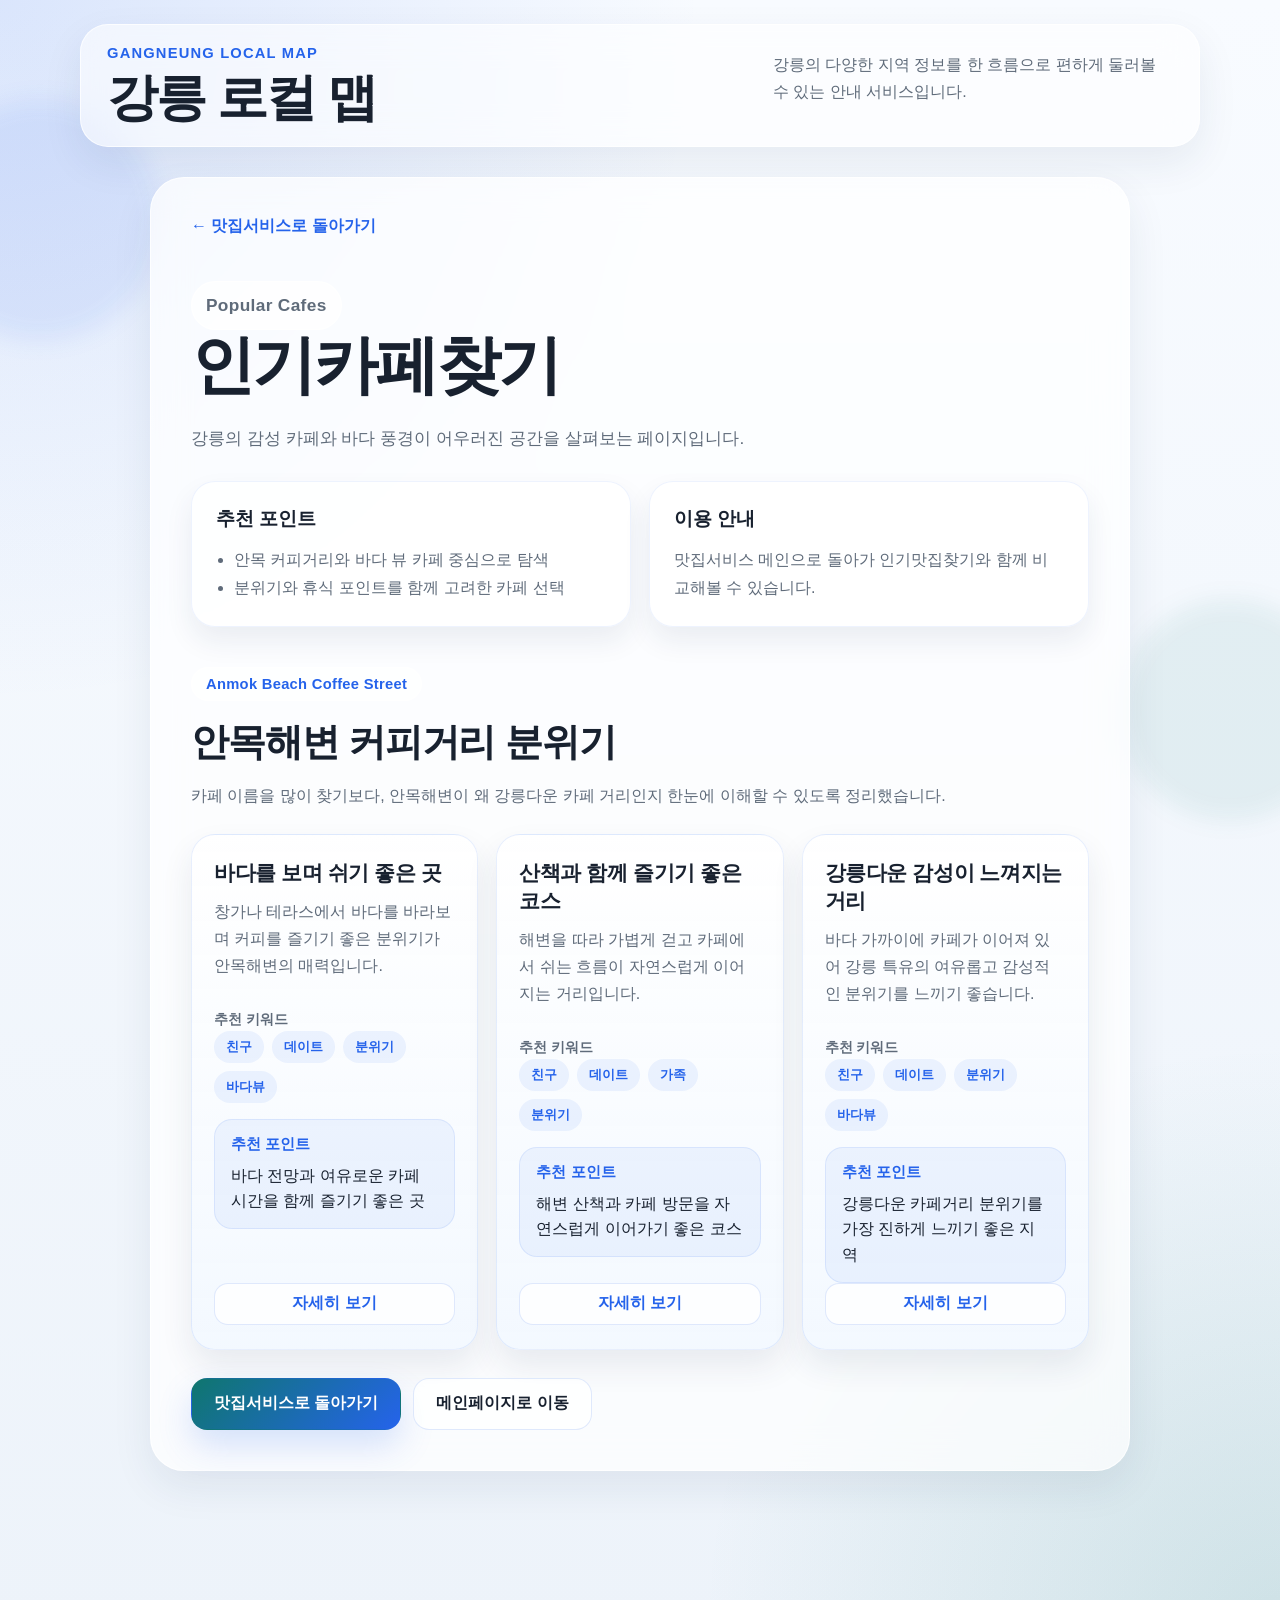
<file: popular-cafes.html>
﻿<!DOCTYPE html>
<html lang="ko">
<head>
  <meta charset="UTF-8">
  <meta name="viewport" content="width=device-width, initial-scale=1.0">
  <title>강릉 로컬 맵 | 인기카페찾기</title>
  <link rel="stylesheet" href="styles.css">
</head>
<body class="sub-page">
  <div class="bg-shape bg-shape-left"></div>
  <div class="bg-shape bg-shape-right"></div>
  <div class="page-shell">
    <header class="site-header">
      <div class="container site-header-inner">
        <a class="brand-block" href="index.html">
          <p class="brand-kicker">Gangneung Local Map</p>
          <h1 class="site-title">강릉 로컬 맵</h1>
        </a>
        <p class="site-subtitle">강릉의 다양한 지역 정보를 한 흐름으로 편하게 둘러볼 수 있는 안내 서비스입니다.</p>
      </div>
    </header>
    <main class="container detail-page food-service-page">
      <section class="content-panel detail-panel">
        <a class="back-link" href="food.html">← 맛집서비스로 돌아가기</a>
        <section class="detail-hero food-service-hero">
          <p class="eyebrow">Popular Cafes</p>
          <h1>인기카페찾기</h1>
          <p>강릉의 감성 카페와 바다 풍경이 어우러진 공간을 살펴보는 페이지입니다.</p>
        </section>
        <section class="detail-summary-grid">
          <article class="summary-card">
            <h2>추천 포인트</h2>
            <ul>
              <li>안목 커피거리와 바다 뷰 카페 중심으로 탐색</li>
              <li>분위기와 휴식 포인트를 함께 고려한 카페 선택</li>
            </ul>
          </article>
          <article class="summary-card">
            <h2>이용 안내</h2>
            <p>맛집서비스 메인으로 돌아가 인기맛집찾기와 함께 비교해볼 수 있습니다.</p>
          </article>
        </section>

        <section class="spotlight-section">
          <div class="section-heading">
            <p class="eyebrow">Anmok Beach Coffee Street</p>
            <h2>안목해변 커피거리 분위기</h2>
            <p>카페 이름을 많이 찾기보다, 안목해변이 왜 강릉다운 카페 거리인지 한눈에 이해할 수 있도록 정리했습니다.</p>
          </div>

          <div class="spotlight-grid">
            <article class="spotlight-card" data-place-card="anmok-ocean-view">
              <h3>바다를 보며 쉬기 좋은 곳</h3>
              <p>창가나 테라스에서 바다를 바라보며 커피를 즐기기 좋은 분위기가 안목해변의 매력입니다.</p>
              <div class="point-box">
                <strong>추천 포인트</strong>
                <p>바다 전망과 여유로운 카페 시간을 함께 즐기기 좋은 곳</p>
              </div>
              <button class="detail-link-button" type="button" data-place-button="anmok-ocean-view">자세히 보기</button>
            </article>

            <article class="spotlight-card" data-place-card="anmok-walk-cafe">
              <h3>산책과 함께 즐기기 좋은 코스</h3>
              <p>해변을 따라 가볍게 걷고 카페에서 쉬는 흐름이 자연스럽게 이어지는 거리입니다.</p>
              <div class="point-box">
                <strong>추천 포인트</strong>
                <p>해변 산책과 카페 방문을 자연스럽게 이어가기 좋은 코스</p>
              </div>
              <button class="detail-link-button" type="button" data-place-button="anmok-walk-cafe">자세히 보기</button>
            </article>

            <article class="spotlight-card" data-place-card="anmok-street-mood">
              <h3>강릉다운 감성이 느껴지는 거리</h3>
              <p>바다 가까이에 카페가 이어져 있어 강릉 특유의 여유롭고 감성적인 분위기를 느끼기 좋습니다.</p>
              <div class="point-box">
                <strong>추천 포인트</strong>
                <p>강릉다운 카페거리 분위기를 가장 진하게 느끼기 좋은 지역</p>
              </div>
              <button class="detail-link-button" type="button" data-place-button="anmok-street-mood">자세히 보기</button>
            </article>
          </div>
        </section>

        <div class="page-actions">
          <a class="primary-link-button" href="food.html">맛집서비스로 돌아가기</a>
          <a class="secondary-link-button" href="index.html">메인페이지로 이동</a>
        </div>
      </section>
    </main>
  </div>
  <script src="script.js"></script>
</body>
</html>
</file>
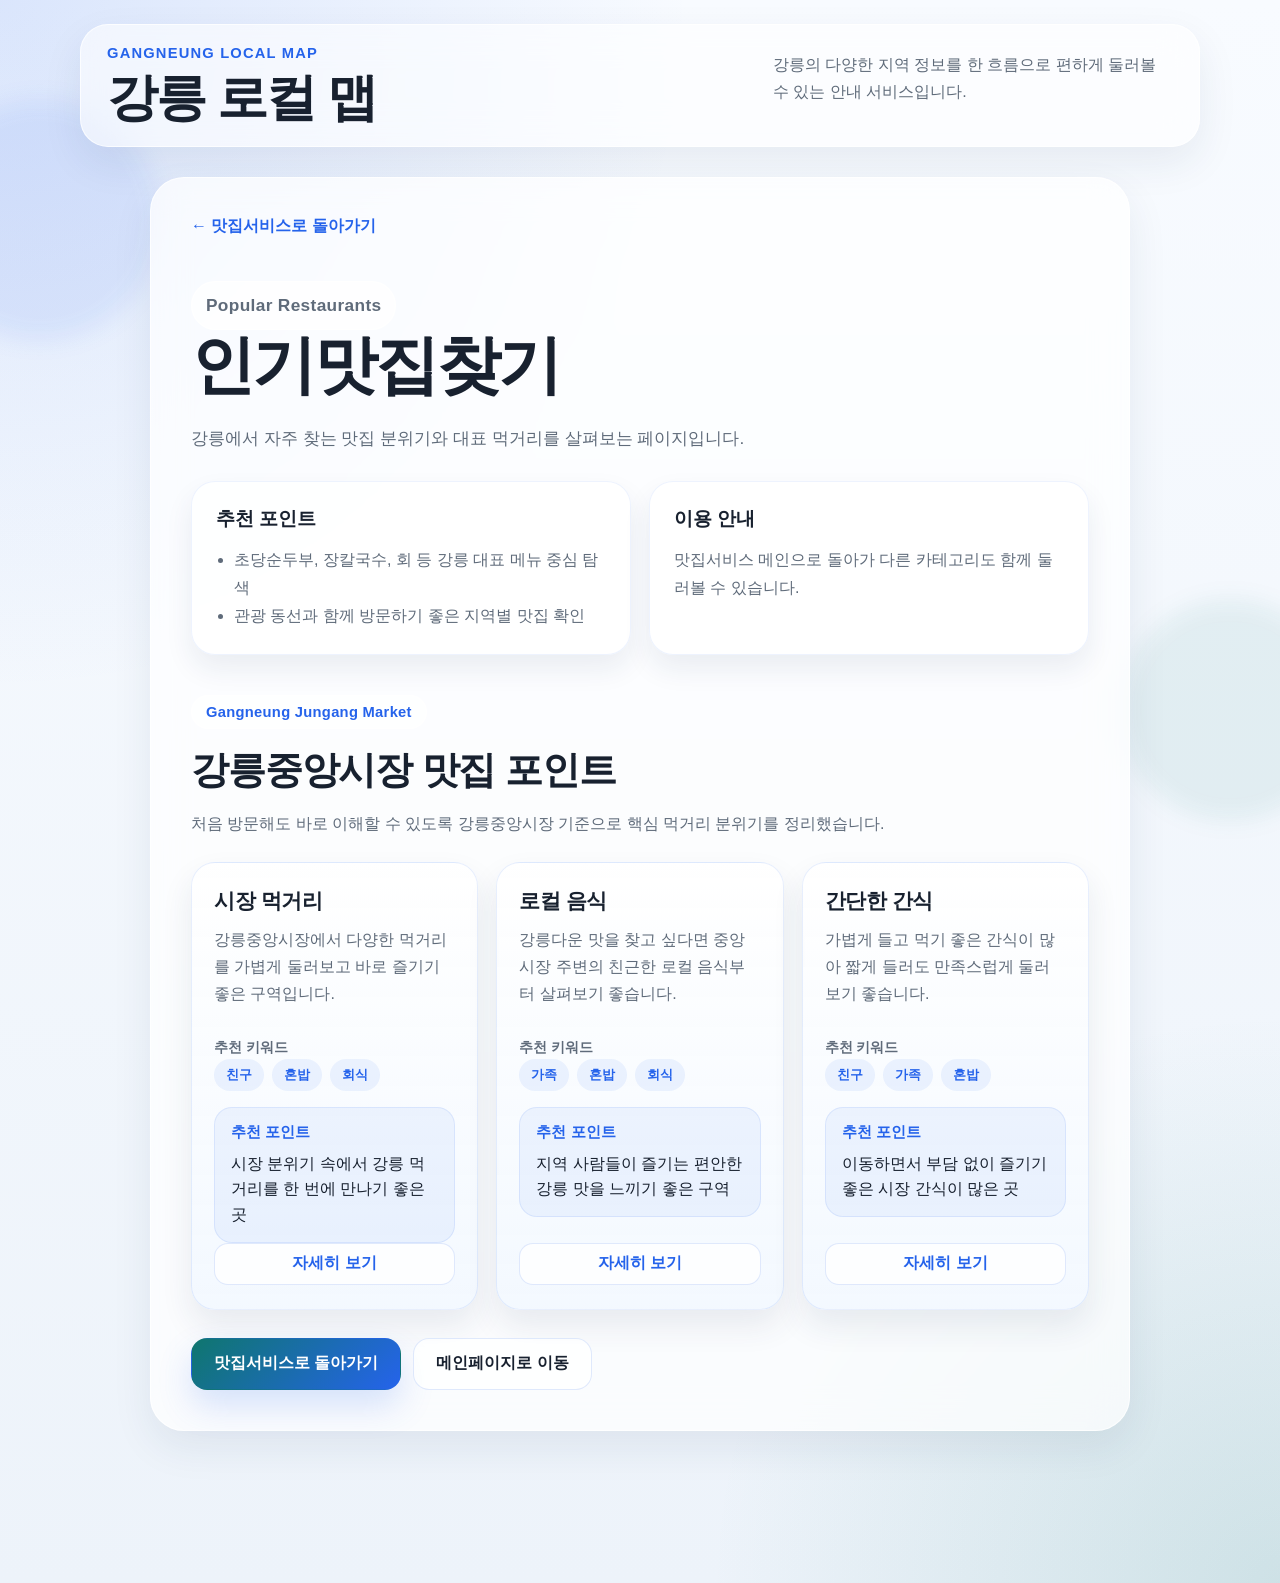
<file: popular-restaurants.html>
﻿<!DOCTYPE html>
<html lang="ko">
<head>
  <meta charset="UTF-8">
  <meta name="viewport" content="width=device-width, initial-scale=1.0">
  <title>강릉 로컬 맵 | 인기맛집찾기</title>
  <link rel="stylesheet" href="styles.css">
</head>
<body class="sub-page">
  <div class="bg-shape bg-shape-left"></div>
  <div class="bg-shape bg-shape-right"></div>
  <div class="page-shell">
    <header class="site-header">
      <div class="container site-header-inner">
        <a class="brand-block" href="index.html">
          <p class="brand-kicker">Gangneung Local Map</p>
          <h1 class="site-title">강릉 로컬 맵</h1>
        </a>
        <p class="site-subtitle">강릉의 다양한 지역 정보를 한 흐름으로 편하게 둘러볼 수 있는 안내 서비스입니다.</p>
      </div>
    </header>
    <main class="container detail-page food-service-page">
      <section class="content-panel detail-panel">
        <a class="back-link" href="food.html">← 맛집서비스로 돌아가기</a>
        <section class="detail-hero food-service-hero">
          <p class="eyebrow">Popular Restaurants</p>
          <h1>인기맛집찾기</h1>
          <p>강릉에서 자주 찾는 맛집 분위기와 대표 먹거리를 살펴보는 페이지입니다.</p>
        </section>
        <section class="detail-summary-grid">
          <article class="summary-card">
            <h2>추천 포인트</h2>
            <ul>
              <li>초당순두부, 장칼국수, 회 등 강릉 대표 메뉴 중심 탐색</li>
              <li>관광 동선과 함께 방문하기 좋은 지역별 맛집 확인</li>
            </ul>
          </article>
          <article class="summary-card">
            <h2>이용 안내</h2>
            <p>맛집서비스 메인으로 돌아가 다른 카테고리도 함께 둘러볼 수 있습니다.</p>
          </article>
        </section>

        <section class="spotlight-section">
          <div class="section-heading">
            <p class="eyebrow">Gangneung Jungang Market</p>
            <h2>강릉중앙시장 맛집 포인트</h2>
            <p>처음 방문해도 바로 이해할 수 있도록 강릉중앙시장 기준으로 핵심 먹거리 분위기를 정리했습니다.</p>
          </div>

          <div class="spotlight-grid">
            <article class="spotlight-card" data-place-card="market-street-food">
              <h3>시장 먹거리</h3>
              <p>강릉중앙시장에서 다양한 먹거리를 가볍게 둘러보고 바로 즐기기 좋은 구역입니다.</p>
              <div class="point-box">
                <strong>추천 포인트</strong>
                <p>시장 분위기 속에서 강릉 먹거리를 한 번에 만나기 좋은 곳</p>
              </div>
              <button class="detail-link-button" type="button" data-place-button="market-street-food">자세히 보기</button>
            </article>

            <article class="spotlight-card" data-place-card="market-local-food">
              <h3>로컬 음식</h3>
              <p>강릉다운 맛을 찾고 싶다면 중앙시장 주변의 친근한 로컬 음식부터 살펴보기 좋습니다.</p>
              <div class="point-box">
                <strong>추천 포인트</strong>
                <p>지역 사람들이 즐기는 편안한 강릉 맛을 느끼기 좋은 구역</p>
              </div>
              <button class="detail-link-button" type="button" data-place-button="market-local-food">자세히 보기</button>
            </article>

            <article class="spotlight-card" data-place-card="market-snacks">
              <h3>간단한 간식</h3>
              <p>가볍게 들고 먹기 좋은 간식이 많아 짧게 들러도 만족스럽게 둘러보기 좋습니다.</p>
              <div class="point-box">
                <strong>추천 포인트</strong>
                <p>이동하면서 부담 없이 즐기기 좋은 시장 간식이 많은 곳</p>
              </div>
              <button class="detail-link-button" type="button" data-place-button="market-snacks">자세히 보기</button>
            </article>
          </div>
        </section>

        <div class="page-actions">
          <a class="primary-link-button" href="food.html">맛집서비스로 돌아가기</a>
          <a class="secondary-link-button" href="index.html">메인페이지로 이동</a>
        </div>
      </section>
    </main>
  </div>
  <script src="script.js"></script>
</body>
</html>
</file>
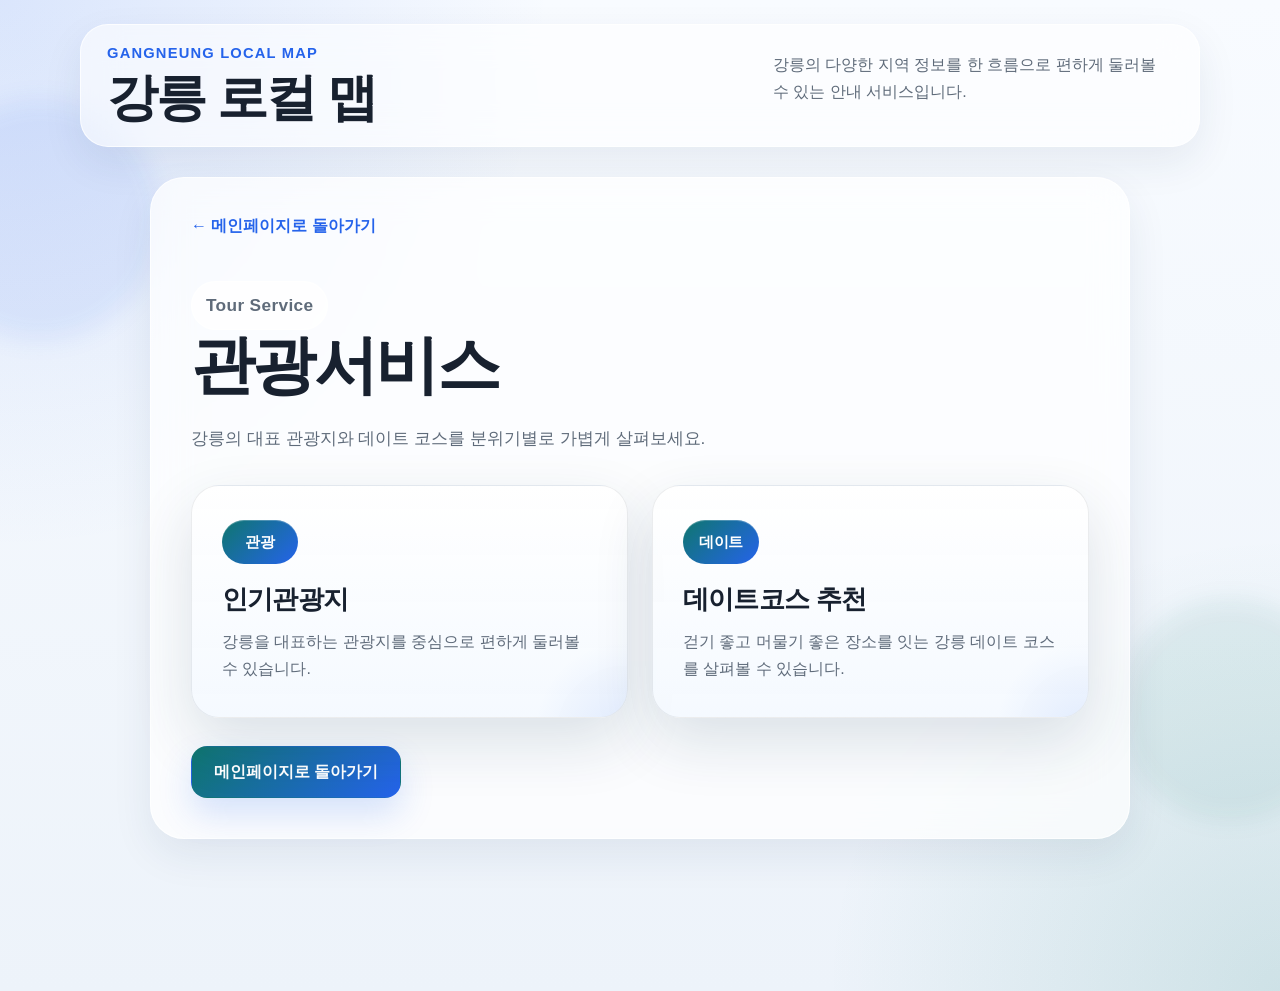
<file: tour.html>
﻿<!DOCTYPE html>
<html lang="ko">
<head>
  <meta charset="UTF-8">
  <meta name="viewport" content="width=device-width, initial-scale=1.0">
  <title>강릉 로컬 맵 | 관광서비스</title>
  <link rel="stylesheet" href="styles.css">
</head>
<body class="sub-page">
  <div class="bg-shape bg-shape-left"></div>
  <div class="bg-shape bg-shape-right"></div>

  <div class="page-shell">
    <header class="site-header">
      <div class="container site-header-inner">
        <a class="brand-block" href="index.html">
          <p class="brand-kicker">Gangneung Local Map</p>
          <h1 class="site-title">강릉 로컬 맵</h1>
        </a>
        <p class="site-subtitle">강릉의 다양한 지역 정보를 한 흐름으로 편하게 둘러볼 수 있는 안내 서비스입니다.</p>
      </div>
    </header>

    <main class="container detail-page food-service-page">
      <section class="content-panel service-panel">
        <a class="back-link" href="index.html">← 메인페이지로 돌아가기</a>

        <section class="detail-hero food-service-hero">
          <p class="eyebrow">Tour Service</p>
          <h1>관광서비스</h1>
          <p>강릉의 대표 관광지와 데이트 코스를 분위기별로 가볍게 살펴보세요.</p>
        </section>

        <section class="action-grid">
          <a class="action-card" href="popular-attractions.html">
            <span class="action-badge">관광</span>
            <strong>인기관광지</strong>
            <p>강릉을 대표하는 관광지를 중심으로 편하게 둘러볼 수 있습니다.</p>
          </a>

          <a class="action-card" href="date-course.html">
            <span class="action-badge">데이트</span>
            <strong>데이트코스 추천</strong>
            <p>걷기 좋고 머물기 좋은 장소를 잇는 강릉 데이트 코스를 살펴볼 수 있습니다.</p>
          </a>
        </section>

        <div class="page-actions">
          <a class="primary-link-button" href="index.html">메인페이지로 돌아가기</a>
        </div>
      </section>
    </main>
  </div>

  <script src="script.js"></script>
</body>
</html>
</file>
<file: styles.css>
﻿:root {
  --bg: #eef4fb;
  --surface: rgba(255, 255, 255, 0.82);
  --surface-strong: #ffffff;
  --panel: rgba(255, 255, 255, 0.72);
  --text: #18212f;
  --muted: #5f6b7a;
  --line: rgba(24, 33, 47, 0.08);
  --accent: #2563eb;
  --accent-deep: #0f766e;
  --accent-soft: #dbeafe;
  --accent-glow: rgba(37, 99, 235, 0.16);
  --shadow: 0 24px 60px rgba(31, 55, 90, 0.14);
  --shadow-soft: 0 16px 40px rgba(31, 55, 90, 0.08);
  --radius-xl: 28px;
}

* {
  box-sizing: border-box;
}

body {
  margin: 0;
  min-height: 100vh;
  font-family: "Segoe UI", "Apple SD Gothic Neo", "Malgun Gothic", sans-serif;
  color: var(--text);
  background:
    radial-gradient(circle at top left, rgba(37, 99, 235, 0.14), transparent 34%),
    radial-gradient(circle at bottom right, rgba(15, 118, 110, 0.14), transparent 28%),
    linear-gradient(180deg, #f8fbff 0%, #edf3fa 100%);
}

.container {
  width: min(1120px, calc(100% - 40px));
  margin: 0 auto;
}

.home-page,
.sub-page {
  position: relative;
  overflow-x: hidden;
}

.bg-shape {
  position: fixed;
  z-index: -1;
  border-radius: 999px;
  filter: blur(12px);
  opacity: 0.55;
}

.bg-shape-left {
  top: 100px;
  left: -80px;
  width: 240px;
  height: 240px;
  background: rgba(37, 99, 235, 0.16);
}

.bg-shape-right {
  right: -60px;
  bottom: 80px;
  width: 220px;
  height: 220px;
  background: rgba(15, 118, 110, 0.14);
}

.page-shell {
  padding-bottom: 72px;
}

.site-header {
  padding: 24px 0 12px;
}

.site-header-inner {
  display: flex;
  align-items: flex-start;
  justify-content: space-between;
  gap: 24px;
  padding: 20px 26px;
  border: 1px solid rgba(255, 255, 255, 0.72);
  border-radius: 28px;
  background: rgba(255, 255, 255, 0.58);
  backdrop-filter: blur(18px);
  box-shadow: var(--shadow-soft);
}

.site-header-inner a {
  color: inherit;
  text-decoration: none;
}

.brand-kicker {
  margin: 0 0 8px;
  color: var(--accent);
  font-size: 0.92rem;
  font-weight: 700;
  letter-spacing: 0.08em;
  text-transform: uppercase;
}

.site-title {
  margin: 0;
  font-size: clamp(2rem, 4vw, 3.2rem);
  letter-spacing: -0.04em;
}

.site-subtitle {
  max-width: 400px;
  margin: 6px 0 0;
  color: var(--muted);
  line-height: 1.7;
  font-size: 1rem;
}

.content-panel {
  border: 1px solid rgba(255, 255, 255, 0.74);
  border-radius: 34px;
  background: var(--panel);
  backdrop-filter: blur(18px);
  box-shadow: var(--shadow-soft);
}

.hero,
.detail-page {
  padding: 18px 0 80px;
}

.home-main {
  display: flex;
  flex-direction: column;
  justify-content: center;
  min-height: calc(100vh - 160px);
  padding: 22px 0 0;
}

.home-panel {
  padding: 54px 46px 48px;
}

.hero-copy,
.detail-hero {
  max-width: 700px;
}

.home-intro {
  margin: 0 auto 34px;
  text-align: center;
}

.home-intro h2 {
  margin: 0;
  font-size: clamp(2rem, 4vw, 3.6rem);
  line-height: 1.18;
  letter-spacing: -0.04em;
}

.home-description {
  max-width: 680px;
  margin: 30px auto 0;
  text-align: center;
  color: var(--muted);
  font-size: 1rem;
  line-height: 1.7;
}

.keyword-section {
  margin-top: 34px;
  padding: 28px 26px;
  border: 1px solid rgba(37, 99, 235, 0.08);
  border-radius: 28px;
  background: linear-gradient(180deg, rgba(255, 255, 255, 0.82) 0%, rgba(240, 247, 255, 0.72) 100%);
}

.keyword-heading {
  text-align: center;
}

.keyword-grid {
  display: grid;
  grid-template-columns: repeat(4, minmax(0, 1fr));
  gap: 14px;
  margin-top: 20px;
}

.keyword-chip {
  width: 100%;
  min-height: 58px;
  padding: 0 18px;
  border: 1px solid rgba(37, 99, 235, 0.12);
  border-radius: 18px;
  background: rgba(255, 255, 255, 0.84);
  color: var(--text);
  cursor: pointer;
  font: inherit;
  font-weight: 700;
  transition: transform 0.2s ease, box-shadow 0.2s ease, border-color 0.2s ease;
}

.keyword-chip:hover {
  transform: translateY(-4px);
  border-color: rgba(37, 99, 235, 0.24);
  box-shadow: 0 16px 34px rgba(31, 55, 90, 0.12);
}

.keyword-chip.is-active {
  border-color: rgba(37, 99, 235, 0.34);
  background: linear-gradient(135deg, rgba(15, 118, 110, 0.14) 0%, rgba(37, 99, 235, 0.18) 100%);
  box-shadow: 0 18px 38px rgba(31, 55, 90, 0.14);
  color: var(--accent);
  outline: 2px solid rgba(37, 99, 235, 0.1);
  outline-offset: 0;
}

.keyword-result-panel {
  margin-top: 24px;
  padding: 24px 22px;
  border: 1px solid rgba(37, 99, 235, 0.08);
  border-radius: 24px;
  background: rgba(255, 255, 255, 0.74);
}

.keyword-empty-state {
  display: flex;
  align-items: center;
  justify-content: center;
  min-height: 140px;
  padding: 20px;
  border: 1px dashed rgba(37, 99, 235, 0.16);
  border-radius: 20px;
  background: rgba(255, 255, 255, 0.68);
}

.keyword-empty-state p {
  margin: 0;
  color: var(--muted);
  text-align: center;
  line-height: 1.7;
}

.keyword-result-header h3 {
  margin: 0;
  font-size: clamp(1.35rem, 3vw, 2rem);
  letter-spacing: -0.03em;
}

.keyword-result-header p:last-child {
  margin: 12px 0 0;
  color: var(--muted);
  line-height: 1.68;
}

.eyebrow {
  display: inline-flex;
  align-items: center;
  gap: 8px;
  margin: 0 0 16px;
  padding: 8px 14px;
  border-radius: 999px;
  background: rgba(255, 255, 255, 0.7);
  border: 1px solid rgba(255, 255, 255, 0.8);
  color: var(--accent);
  font-size: 0.92rem;
  font-weight: 700;
  letter-spacing: 0.02em;
}

h1 {
  margin: 0;
  font-size: clamp(2.2rem, 5vw, 4.4rem);
  line-height: 1.12;
  letter-spacing: -0.04em;
}

.hero-text,
.detail-hero p {
  margin: 22px 0 0;
  font-size: 1.08rem;
  line-height: 1.75;
  color: var(--muted);
}

.service-grid {
  display: grid;
  grid-template-columns: repeat(3, minmax(0, 1fr));
  gap: 24px;
  margin-top: 44px;
}

.service-grid-home {
  margin-top: 0;
  align-items: stretch;
}

.service-card,
.action-card,
.info-card {
  border: 1px solid var(--line);
  border-radius: var(--radius-xl);
  background: linear-gradient(180deg, rgba(255, 255, 255, 0.94) 0%, rgba(244, 249, 255, 0.92) 100%);
  box-shadow: var(--shadow);
}

.service-card,
.action-card {
  position: relative;
  overflow: hidden;
  text-align: left;
  cursor: pointer;
  color: inherit;
  text-decoration: none;
  transition: transform 0.22s ease, box-shadow 0.22s ease, border-color 0.22s ease;
}

.service-card {
  padding: 34px 30px;
}

.service-card:hover,
.action-card:hover {
  transform: translateY(-8px);
  border-color: rgba(37, 99, 235, 0.24);
  box-shadow: 0 30px 72px rgba(31, 55, 90, 0.2);
}

.service-card::after,
.action-card::after {
  content: "";
  position: absolute;
  inset: auto -20% -45% auto;
  width: 180px;
  height: 180px;
  border-radius: 999px;
  background: radial-gradient(circle, rgba(37, 99, 235, 0.14) 0%, rgba(37, 99, 235, 0) 70%);
  pointer-events: none;
  transition: transform 0.22s ease, opacity 0.22s ease;
  opacity: 0.7;
}

.service-card:hover::after,
.action-card:hover::after {
  transform: scale(1.12);
  opacity: 1;
}

.service-card-large {
  min-height: 290px;
}

.service-card strong,
.action-card strong {
  display: block;
  margin-top: 18px;
  font-size: 1.65rem;
  letter-spacing: -0.03em;
}

.service-card p,
.action-card p {
  margin: 12px 0 0;
  color: var(--muted);
  line-height: 1.68;
  font-size: 1rem;
}

.service-icon,
.action-badge {
  display: inline-flex;
  align-items: center;
  justify-content: center;
  min-width: 76px;
  height: 44px;
  padding: 0 16px;
  border-radius: 999px;
  background: linear-gradient(135deg, var(--accent-deep) 0%, var(--accent) 100%);
  color: #fff;
  font-size: 0.95rem;
  font-weight: 800;
  letter-spacing: -0.02em;
  box-shadow: inset 0 1px 0 rgba(255, 255, 255, 0.24);
}

.back-link {
  display: inline-flex;
  margin-bottom: 22px;
  color: var(--accent);
  text-decoration: none;
  font-weight: 700;
}

.food-service-page {
  max-width: 980px;
}

.service-panel,
.detail-panel {
  padding: 38px 40px 40px;
}

.food-service-hero {
  margin-bottom: 20px;
}

.action-grid {
  display: grid;
  grid-template-columns: repeat(2, minmax(0, 1fr));
  gap: 24px;
  margin-top: 32px;
}

.action-card {
  padding: 34px 30px;
}

.recommend-section {
  margin-top: 42px;
}

.section-heading h2 {
  margin: 0;
  font-size: clamp(1.7rem, 3vw, 2.4rem);
  letter-spacing: -0.03em;
}

.section-heading p:last-child {
  margin: 14px 0 0;
  color: var(--muted);
  line-height: 1.72;
}

.recommend-grid {
  display: grid;
  grid-template-columns: repeat(2, minmax(0, 1fr));
  gap: 20px;
  margin-top: 24px;
}

.recommend-card,
.spotlight-card,
.course-card,
.currency-card {
  display: flex;
  flex-direction: column;
  height: 100%;
  border: 1px solid rgba(37, 99, 235, 0.1);
  border-radius: 24px;
  background: linear-gradient(180deg, rgba(255, 255, 255, 0.96) 0%, rgba(242, 248, 255, 0.9) 100%);
  box-shadow: 0 16px 32px rgba(31, 55, 90, 0.09);
  padding: 24px 22px;
}

.recommend-card h3,
.spotlight-card h3,
.course-card h3,
.currency-card h3 {
  margin: 0;
  font-size: 1.3rem;
  letter-spacing: -0.02em;
}

.recommend-summary,
.spotlight-card p,
.course-card p,
.currency-card p {
  margin: 12px 0 0;
  color: var(--muted);
  line-height: 1.68;
}

.point-box {
  margin-top: 16px;
  padding: 14px 16px;
  border: 1px solid rgba(37, 99, 235, 0.1);
  border-radius: 18px;
  background: rgba(37, 99, 235, 0.06);
}

.point-box strong {
  display: block;
  margin: 0;
  font-size: 0.95rem;
  color: var(--accent);
}

.point-box p {
  margin: 8px 0 0;
  color: var(--text);
  line-height: 1.6;
}

.detail-link-button {
  display: inline-flex;
  align-items: center;
  justify-content: center;
  min-height: 42px;
  margin-top: auto;
  padding: 0 16px;
  border: 1px solid rgba(37, 99, 235, 0.14);
  border-radius: 14px;
  background: rgba(255, 255, 255, 0.82);
  color: var(--accent);
  cursor: pointer;
  font: inherit;
  text-decoration: none;
  font-weight: 700;
}

.spotlight-section {
  margin-top: 40px;
}

.spotlight-grid {
  display: grid;
  grid-template-columns: repeat(3, minmax(0, 1fr));
  gap: 18px;
  margin-top: 24px;
}

.course-list {
  display: grid;
  grid-template-columns: 1fr;
  gap: 18px;
  margin-top: 24px;
}

.currency-section {
  margin-top: 40px;
}

.search-panel {
  margin-top: 24px;
  border: 1px solid rgba(37, 99, 235, 0.1);
  border-radius: 24px;
  background: rgba(255, 255, 255, 0.82);
  box-shadow: 0 14px 28px rgba(31, 55, 90, 0.08);
  padding: 24px 22px;
}

.search-label {
  display: inline-block;
  margin-bottom: 12px;
  font-weight: 700;
}

.search-bar {
  display: flex;
  align-items: center;
  gap: 10px;
  min-height: 58px;
  padding: 10px 14px;
  border: 1px solid rgba(37, 99, 235, 0.12);
  border-radius: 18px;
  background: #fff;
}

.search-icon {
  display: inline-flex;
  align-items: center;
  justify-content: center;
  min-width: 58px;
  height: 36px;
  border-radius: 999px;
  background: rgba(37, 99, 235, 0.1);
  color: var(--accent);
  font-size: 0.88rem;
  font-weight: 700;
}

.search-bar input {
  width: 100%;
  border: 0;
  outline: 0;
  background: transparent;
  color: var(--text);
  font: inherit;
}

.search-note {
  margin: 12px 0 0;
  color: var(--muted);
  line-height: 1.7;
}

.currency-grid {
  display: grid;
  grid-template-columns: repeat(3, minmax(0, 1fr));
  gap: 18px;
  margin-top: 24px;
}

.page-actions {
  margin-top: 28px;
  display: flex;
  gap: 12px;
  flex-wrap: wrap;
}

.primary-link-button,
.secondary-link-button {
  display: inline-flex;
  align-items: center;
  justify-content: center;
  min-height: 52px;
  padding: 0 22px;
  border-radius: 16px;
  text-decoration: none;
  font-weight: 700;
}

.primary-link-button {
  border: 1px solid transparent;
  background: linear-gradient(135deg, var(--accent-deep) 0%, var(--accent) 100%);
  color: #fff;
  box-shadow: 0 16px 34px rgba(37, 99, 235, 0.18);
}

.secondary-link-button {
  border: 1px solid rgba(37, 99, 235, 0.14);
  background: rgba(255, 255, 255, 0.72);
  color: var(--text);
}

.detail-summary-grid {
  display: grid;
  grid-template-columns: repeat(2, minmax(0, 1fr));
  gap: 18px;
  margin-top: 28px;
}

.summary-card {
  border: 1px solid rgba(37, 99, 235, 0.08);
  border-radius: 24px;
  background: rgba(255, 255, 255, 0.76);
  padding: 24px;
  box-shadow: 0 14px 28px rgba(31, 55, 90, 0.08);
}

.summary-card h2 {
  margin: 0 0 14px;
  font-size: 1.2rem;
}

.summary-card p,
.summary-card ul {
  margin: 0;
  color: var(--muted);
  line-height: 1.75;
}

.summary-card ul {
  padding-left: 18px;
}

.place-detail-panel {
  padding-bottom: 44px;
}

.place-detail-grid {
  align-items: stretch;
}

.rating-summary-card {
  background: linear-gradient(180deg, rgba(255, 255, 255, 0.88) 0%, rgba(235, 245, 255, 0.84) 100%);
}

.rating-overview {
  display: flex;
  align-items: center;
  gap: 18px;
  margin-top: 4px;
}

.rating-score {
  display: flex;
  align-items: center;
  justify-content: center;
  gap: 2px;
  min-width: 88px;
  min-height: 88px;
  border-radius: 24px;
  background: linear-gradient(135deg, var(--accent-deep) 0%, var(--accent) 100%);
  color: #fff;
  font-weight: 800;
  letter-spacing: -0.04em;
  box-shadow: 0 18px 34px rgba(37, 99, 235, 0.2);
}

.rating-score-number {
  font-size: 2rem;
}

.rating-score-unit {
  margin-top: 10px;
  font-size: 0.98rem;
  font-weight: 700;
  letter-spacing: -0.01em;
}

.rating-copy {
  display: flex;
  flex-direction: column;
  gap: 8px;
}

.rating-stars,
.rating-count {
  margin: 0;
}

.rating-stars {
  color: #d97706;
  font-size: 1.05rem;
  font-weight: 700;
  letter-spacing: 0.03em;
}

.rating-count {
  color: var(--muted);
}

.place-description-section .section-heading p:last-child {
  max-width: 720px;
}

.detail-section {
  margin-top: 26px;
  padding-top: 26px;
  border-top: 1px solid rgba(37, 99, 235, 0.1);
}

.detail-section-head {
  margin-bottom: 18px;
}

.detail-section-kicker {
  margin: 0 0 10px;
  color: var(--accent);
  font-size: 0.84rem;
  font-weight: 800;
  letter-spacing: 0.08em;
  text-transform: uppercase;
}

.mini-keyword-badge {
  display: inline-flex;
  align-items: center;
  justify-content: center;
  min-height: 32px;
  padding: 0 12px;
  border-radius: 999px;
  background: rgba(37, 99, 235, 0.08);
  color: var(--accent);
  font-size: 0.84rem;
  font-weight: 700;
}

.place-keyword-row {
  margin-top: 16px;
}

.place-keyword-label {
  margin: 0 0 8px;
  color: var(--muted);
  font-size: 0.86rem;
  font-weight: 700;
}

.place-keyword-badges {
  display: flex;
  flex-wrap: wrap;
  gap: 8px;
}

.review-grid {
  display: grid;
  grid-template-columns: repeat(3, minmax(0, 1fr));
  gap: 18px;
  margin-top: 24px;
}

.review-card {
  position: relative;
  border: 1px solid rgba(37, 99, 235, 0.1);
  border-radius: 24px;
  background: linear-gradient(180deg, rgba(255, 255, 255, 0.94) 0%, rgba(244, 249, 255, 0.88) 100%);
  box-shadow: 0 14px 30px rgba(31, 55, 90, 0.08);
  padding: 22px 20px;
}

.review-card::after {
  content: "";
  position: absolute;
  left: 22px;
  bottom: -10px;
  width: 18px;
  height: 18px;
  border-right: 1px solid rgba(37, 99, 235, 0.1);
  border-bottom: 1px solid rgba(37, 99, 235, 0.1);
  background: rgba(244, 249, 255, 0.96);
  transform: rotate(45deg);
}

.review-top {
  display: flex;
  align-items: center;
  justify-content: space-between;
  gap: 12px;
}

.review-top strong {
  font-size: 1rem;
  color: var(--text);
}

.review-top span {
  color: #d97706;
  font-size: 0.92rem;
  font-weight: 700;
  letter-spacing: 0.04em;
}

.review-card p {
  margin: 14px 0 0;
  color: var(--muted);
  line-height: 1.7;
}

body.modal-open {
  overflow: hidden;
}

.detail-modal[hidden] {
  display: none;
}

.detail-modal {
  position: fixed;
  inset: 0;
  z-index: 50;
}

.detail-modal-backdrop {
  position: absolute;
  inset: 0;
  background: rgba(15, 23, 42, 0.46);
  backdrop-filter: blur(6px);
}

.detail-modal-panel {
  position: relative;
  width: min(920px, calc(100% - 32px));
  max-height: calc(100vh - 48px);
  margin: 24px auto;
  overflow-y: auto;
  padding: 28px 24px 24px;
  border: 1px solid rgba(255, 255, 255, 0.72);
  border-radius: 32px;
  background: rgba(244, 249, 255, 0.96);
  box-shadow: 0 28px 80px rgba(15, 23, 42, 0.26);
}

.detail-modal-close {
  position: sticky;
  top: 0;
  z-index: 2;
  display: flex;
  align-items: center;
  justify-content: center;
  width: 44px;
  height: 44px;
  margin-left: auto;
  border: 1px solid rgba(37, 99, 235, 0.14);
  border-radius: 14px;
  background: rgba(255, 255, 255, 0.92);
  color: var(--text);
  cursor: pointer;
  font: inherit;
  font-size: 1.5rem;
  line-height: 1;
}

.detail-modal-body {
  margin-top: 8px;
}

.detail-modal-hero {
  max-width: 720px;
}

.detail-modal-hero h2 {
  margin: 0;
  font-size: clamp(1.9rem, 4vw, 3rem);
  line-height: 1.16;
  letter-spacing: -0.04em;
}

.detail-modal-summary {
  margin: 18px 0 0;
  color: var(--muted);
  font-size: 1.04rem;
  line-height: 1.72;
}

.detail-modal-body .summary-card h3,
.detail-modal-body .section-heading h3 {
  margin: 0;
  font-size: 1.35rem;
  letter-spacing: -0.02em;
}

.detail-rating-section .place-detail-grid {
  margin-top: 0;
}

.review-section .review-grid {
  margin-top: 20px;
}

.keyword-result-grid {
  display: grid;
  grid-template-columns: repeat(2, minmax(0, 1fr));
  gap: 18px;
  margin-top: 20px;
}

.keyword-result-card {
  display: flex;
  flex-direction: column;
  gap: 14px;
  padding: 22px 20px;
  border: 1px solid rgba(37, 99, 235, 0.1);
  border-radius: 24px;
  background: linear-gradient(180deg, rgba(255, 255, 255, 0.95) 0%, rgba(243, 248, 255, 0.9) 100%);
  box-shadow: 0 14px 30px rgba(31, 55, 90, 0.08);
}

.keyword-result-top {
  display: flex;
  align-items: flex-start;
  justify-content: space-between;
  gap: 14px;
}

.keyword-result-top h4 {
  margin: 6px 0 0;
  font-size: 1.15rem;
  letter-spacing: -0.02em;
}

.keyword-result-category {
  margin: 0;
  color: var(--accent);
  font-size: 0.82rem;
  font-weight: 800;
  letter-spacing: 0.06em;
  text-transform: uppercase;
}

.keyword-result-rating {
  text-align: right;
}

.keyword-result-rating strong,
.keyword-result-rating span {
  display: block;
}

.keyword-result-rating strong {
  font-size: 1rem;
}

.keyword-result-rating span {
  margin-top: 6px;
  color: #d97706;
  font-size: 0.92rem;
  font-weight: 700;
}

.keyword-result-summary {
  margin: 0;
  color: var(--muted);
  line-height: 1.68;
}

.keyword-result-meta {
  display: flex;
  flex-direction: column;
  gap: 8px;
}

.keyword-result-label {
  margin: 0;
  color: var(--muted);
  font-size: 0.88rem;
  font-weight: 700;
}

.keyword-result-tags {
  display: flex;
  flex-wrap: wrap;
  gap: 8px;
  align-items: flex-start;
}

.keyword-result-button {
  width: 100%;
}

.reveal {
  opacity: 0;
  transform: translateY(20px);
  animation: riseIn 0.7s ease forwards;
}

.service-grid .service-card:nth-child(2),
.action-grid .action-card:nth-child(2) {
  animation-delay: 0.1s;
}

.service-grid .service-card:nth-child(3) {
  animation-delay: 0.2s;
}

@keyframes riseIn {
  to {
    opacity: 1;
    transform: translateY(0);
  }
}

@media (max-width: 900px) {
  .site-header-inner {
    flex-direction: column;
    gap: 14px;
  }

  .service-grid,
  .action-grid,
  .detail-summary-grid,
  .recommend-grid,
  .spotlight-grid,
  .currency-grid,
  .review-grid,
  .keyword-result-grid {
    grid-template-columns: 1fr;
  }

  .hero,
  .detail-page {
    padding: 16px 0 64px;
  }

  .home-main {
    min-height: auto;
    padding-bottom: 64px;
  }

  .home-panel,
  .service-panel,
  .detail-panel {
    padding: 30px 24px;
  }

  .site-subtitle {
    max-width: none;
  }

  .page-actions {
    width: 100%;
  }

  .primary-link-button,
  .secondary-link-button {
    min-height: 56px;
  }
}

@media (max-width: 640px) {
  .container {
    width: min(100% - 24px, 1120px);
  }

  .site-header {
    padding-top: 18px;
  }

  .site-header-inner {
    padding: 20px;
    border-radius: 22px;
  }

  .content-panel {
    border-radius: 24px;
  }

  .service-card,
  .action-card,
  .summary-card,
  .recommend-card,
  .spotlight-card,
  .course-card,
  .currency-card,
  .review-card,
  .search-panel {
    padding: 22px;
    border-radius: 22px;
  }

  .service-card-large {
    min-height: 220px;
  }

  h1 {
    font-size: 1.95rem;
  }

  .home-intro {
    margin-bottom: 24px;
  }

  .home-intro h2 {
    font-size: 1.9rem;
    line-height: 1.28;
  }

  .home-description {
    margin-top: 24px;
    font-size: 0.96rem;
  }

  .detail-hero p,
  .hero-text,
  .service-card p,
  .action-card p,
  .summary-card p,
  .summary-card ul,
  .recommend-summary,
  .section-heading p:last-child,
  .spotlight-card p,
  .course-card p,
  .currency-card p,
  .search-note,
  .point-box p {
    font-size: 0.98rem;
    line-height: 1.65;
  }

  .recommend-card h3,
  .spotlight-card h3,
  .course-card h3,
  .currency-card h3 {
    font-size: 1.2rem;
  }

  .detail-link-button {
    width: 100%;
  }

  .rating-overview {
    flex-direction: column;
    align-items: flex-start;
    gap: 14px;
  }

  .detail-modal-panel {
    width: min(100% - 20px, 920px);
    max-height: calc(100vh - 20px);
    margin: 10px auto;
    padding: 20px 18px 18px;
    border-radius: 24px;
  }

  .keyword-grid {
    grid-template-columns: repeat(2, minmax(0, 1fr));
  }

  .keyword-result-panel {
    padding: 20px 18px;
    border-radius: 22px;
  }

  .keyword-result-card {
    padding: 20px 18px;
  }

  .detail-modal-summary {
    font-size: 1rem;
    line-height: 1.68;
  }

  .rating-copy {
    width: 100%;
    gap: 6px;
  }

  .rating-stars {
    font-size: 1rem;
  }

  .rating-count {
    font-size: 0.96rem;
  }

  .review-card {
    padding: 20px 18px;
  }

  .review-top {
    align-items: flex-start;
    flex-direction: column;
    gap: 6px;
  }

  .review-top strong {
    font-size: 1rem;
  }

  .review-top span {
    font-size: 0.95rem;
  }

  .service-card strong,
  .action-card strong {
    font-size: 1.4rem;
  }

  .service-icon,
  .action-badge {
    min-width: 72px;
    min-height: 42px;
    padding: 0 14px;
    font-size: 0.9rem;
  }

  .page-actions {
    flex-direction: column;
  }

  .primary-link-button,
  .secondary-link-button {
    width: 100%;
  }
}

@media (max-width: 480px) {
  .page-shell {
    padding-bottom: 48px;
  }

  .container {
    width: min(100% - 18px, 1120px);
  }

  .site-header {
    padding: 14px 0 10px;
  }

  .site-header-inner {
    gap: 10px;
    padding: 16px;
  }

  .brand-kicker {
    font-size: 0.78rem;
    margin-bottom: 6px;
  }

  .site-title {
    font-size: 1.75rem;
  }

  .site-subtitle {
    font-size: 0.92rem;
    line-height: 1.55;
  }

  .home-main,
  .hero,
  .detail-page {
    padding-top: 12px;
  }

  .home-panel,
  .service-panel,
  .detail-panel {
    padding: 22px 16px;
  }

  .eyebrow {
    margin-bottom: 12px;
    padding: 7px 12px;
    font-size: 0.82rem;
  }

  .home-intro h2 {
    font-size: 1.65rem;
    line-height: 1.32;
  }

  .home-description {
    margin-top: 20px;
    font-size: 0.92rem;
    line-height: 1.6;
  }

  h1 {
    font-size: 1.75rem;
    line-height: 1.2;
  }

  .service-grid,
  .action-grid,
  .detail-summary-grid,
  .keyword-grid {
    gap: 16px;
  }

  .service-card,
  .action-card,
  .summary-card,
  .recommend-card,
  .spotlight-card,
  .course-card,
  .currency-card,
  .review-card,
  .search-panel {
    padding: 18px;
    border-radius: 20px;
  }

  .service-card strong,
  .action-card strong {
    margin-top: 14px;
    font-size: 1.28rem;
  }

  .service-card p,
  .action-card p,
  .summary-card p,
  .summary-card ul,
  .detail-hero p,
  .recommend-summary,
  .section-heading p:last-child,
  .spotlight-card p,
  .course-card p,
  .currency-card p,
  .search-note,
  .point-box p {
    font-size: 0.94rem;
    line-height: 1.6;
  }

  .review-card p {
    font-size: 0.97rem;
    line-height: 1.65;
  }

  .recommend-card h3,
  .spotlight-card h3,
  .course-card h3,
  .currency-card h3 {
    font-size: 1.08rem;
  }

  .rating-score {
    min-width: 76px;
    min-height: 76px;
  }

  .rating-score-number {
    font-size: 1.7rem;
  }

  .rating-score-unit {
    margin-top: 8px;
    font-size: 0.88rem;
  }

  .detail-modal-summary {
    font-size: 0.98rem;
    line-height: 1.64;
  }

  .keyword-section {
    margin-top: 26px;
    padding: 22px 18px;
    border-radius: 22px;
  }

  .keyword-result-panel {
    margin-top: 20px;
    padding: 18px 16px;
    border-radius: 20px;
  }

  .keyword-chip {
    min-height: 56px;
    border-radius: 16px;
    font-size: 0.98rem;
    padding: 0 14px;
  }

  .keyword-result-header h3 {
    font-size: 1.28rem;
    line-height: 1.3;
  }

  .keyword-result-card {
    gap: 12px;
    padding: 18px 16px;
  }

  .keyword-result-summary {
    font-size: 0.95rem;
    line-height: 1.62;
  }

  .keyword-result-tags {
    gap: 7px;
  }

  .mini-keyword-badge {
    min-height: 34px;
    padding: 0 11px;
    font-size: 0.82rem;
  }

  .keyword-result-button {
    min-height: 48px;
  }

  .rating-stars {
    font-size: 0.98rem;
  }

  .rating-count {
    font-size: 0.94rem;
  }

  .review-top strong,
  .review-top span {
    font-size: 0.94rem;
  }

  .detail-modal-hero h2 {
    font-size: 1.75rem;
  }

  .keyword-result-top {
    flex-direction: column;
  }

  .keyword-result-rating {
    text-align: left;
  }

  .detail-link-button {
    min-height: 40px;
    padding: 0 14px;
    font-size: 0.92rem;
  }

  .search-bar {
    min-height: 54px;
    padding: 8px 12px;
  }

  .search-icon {
    min-width: 52px;
  }

  .service-card-large {
    min-height: 0;
  }

  .primary-link-button,
  .secondary-link-button {
    min-height: 52px;
    padding: 0 16px;
    font-size: 0.96rem;
  }
}
</file>
